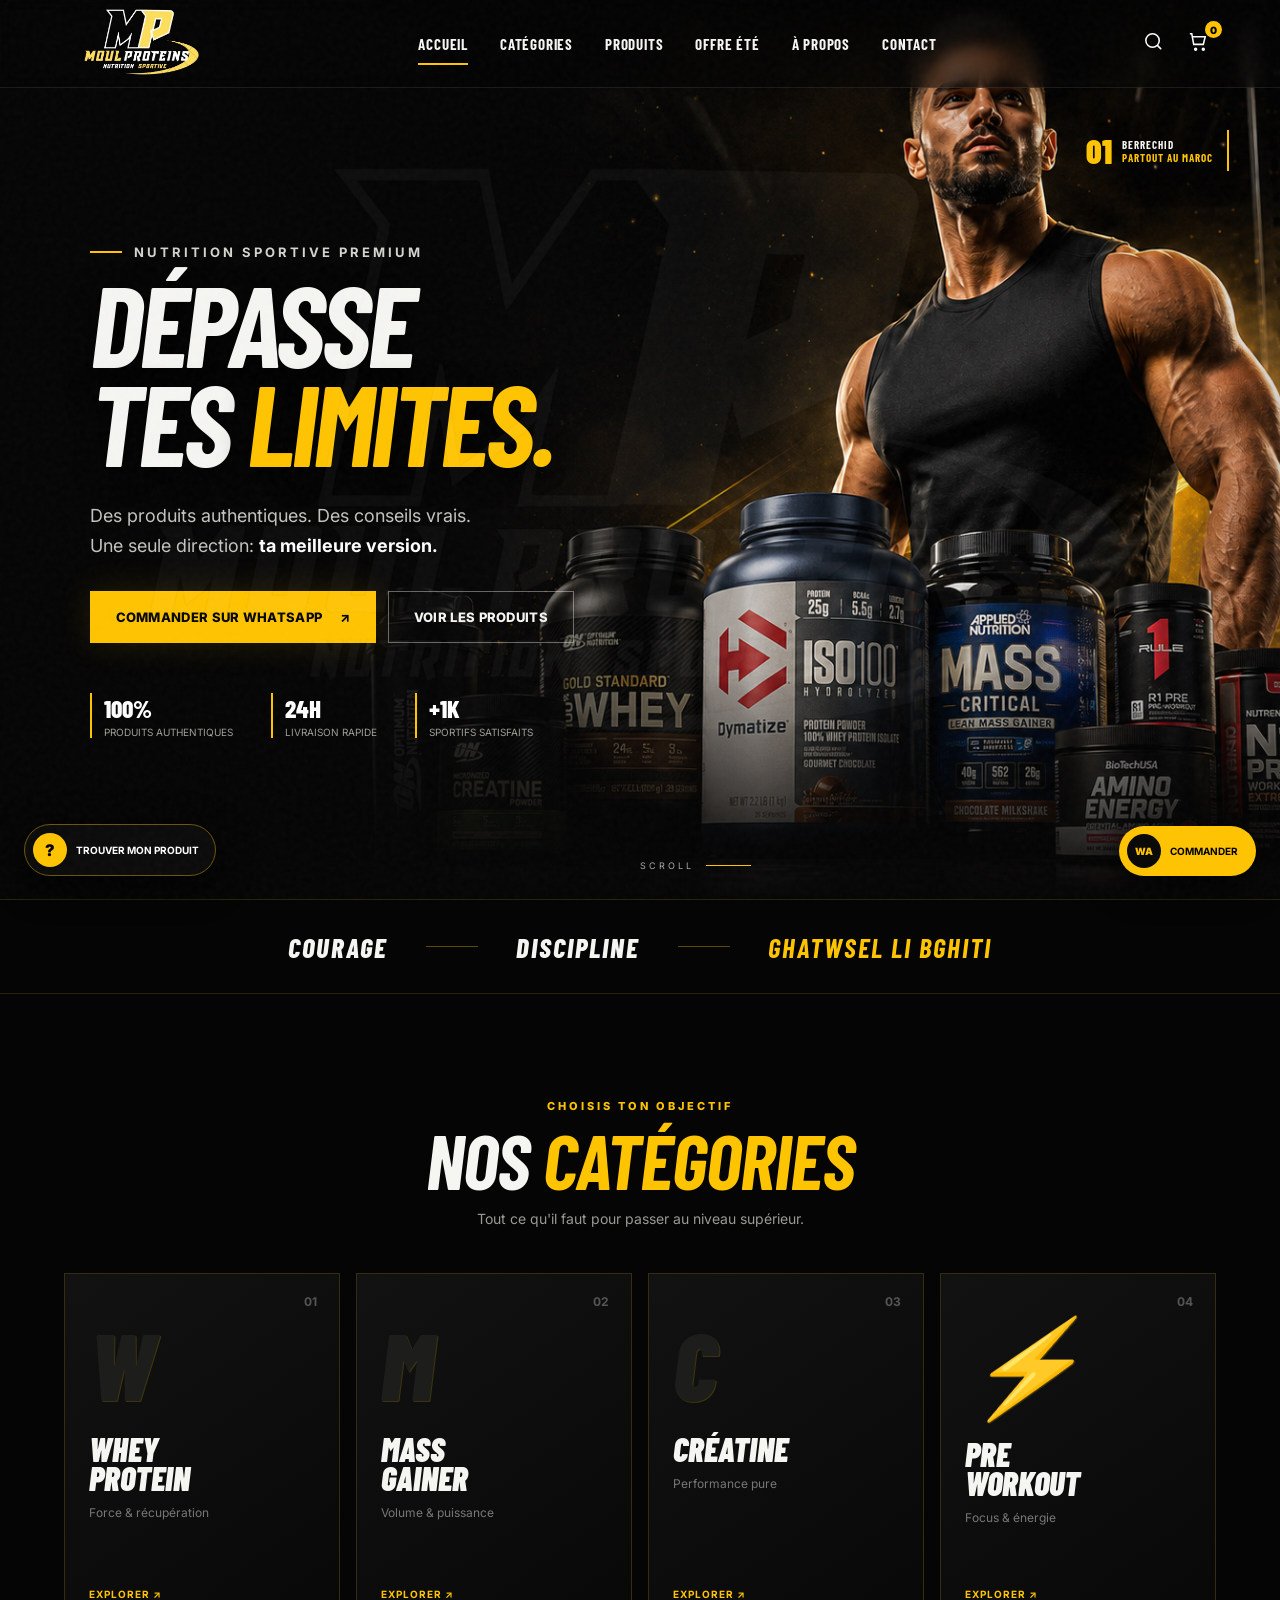
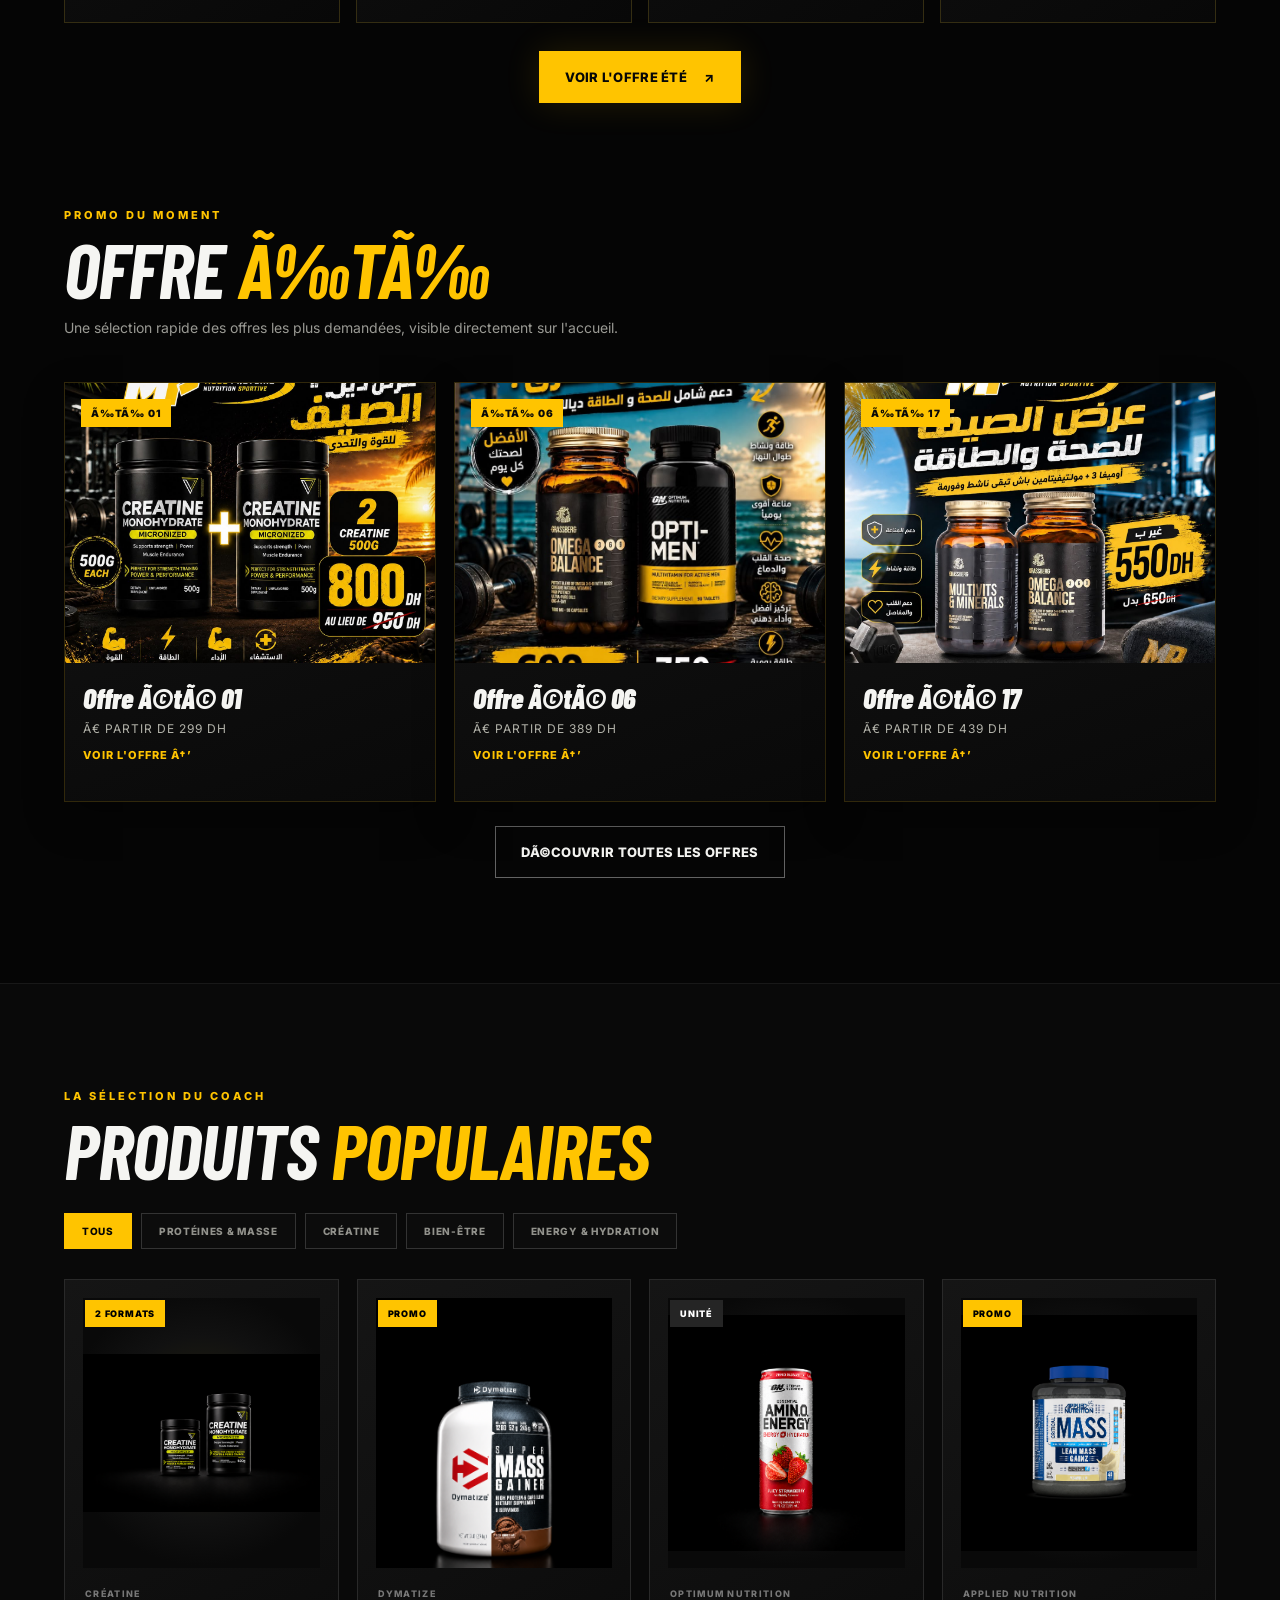
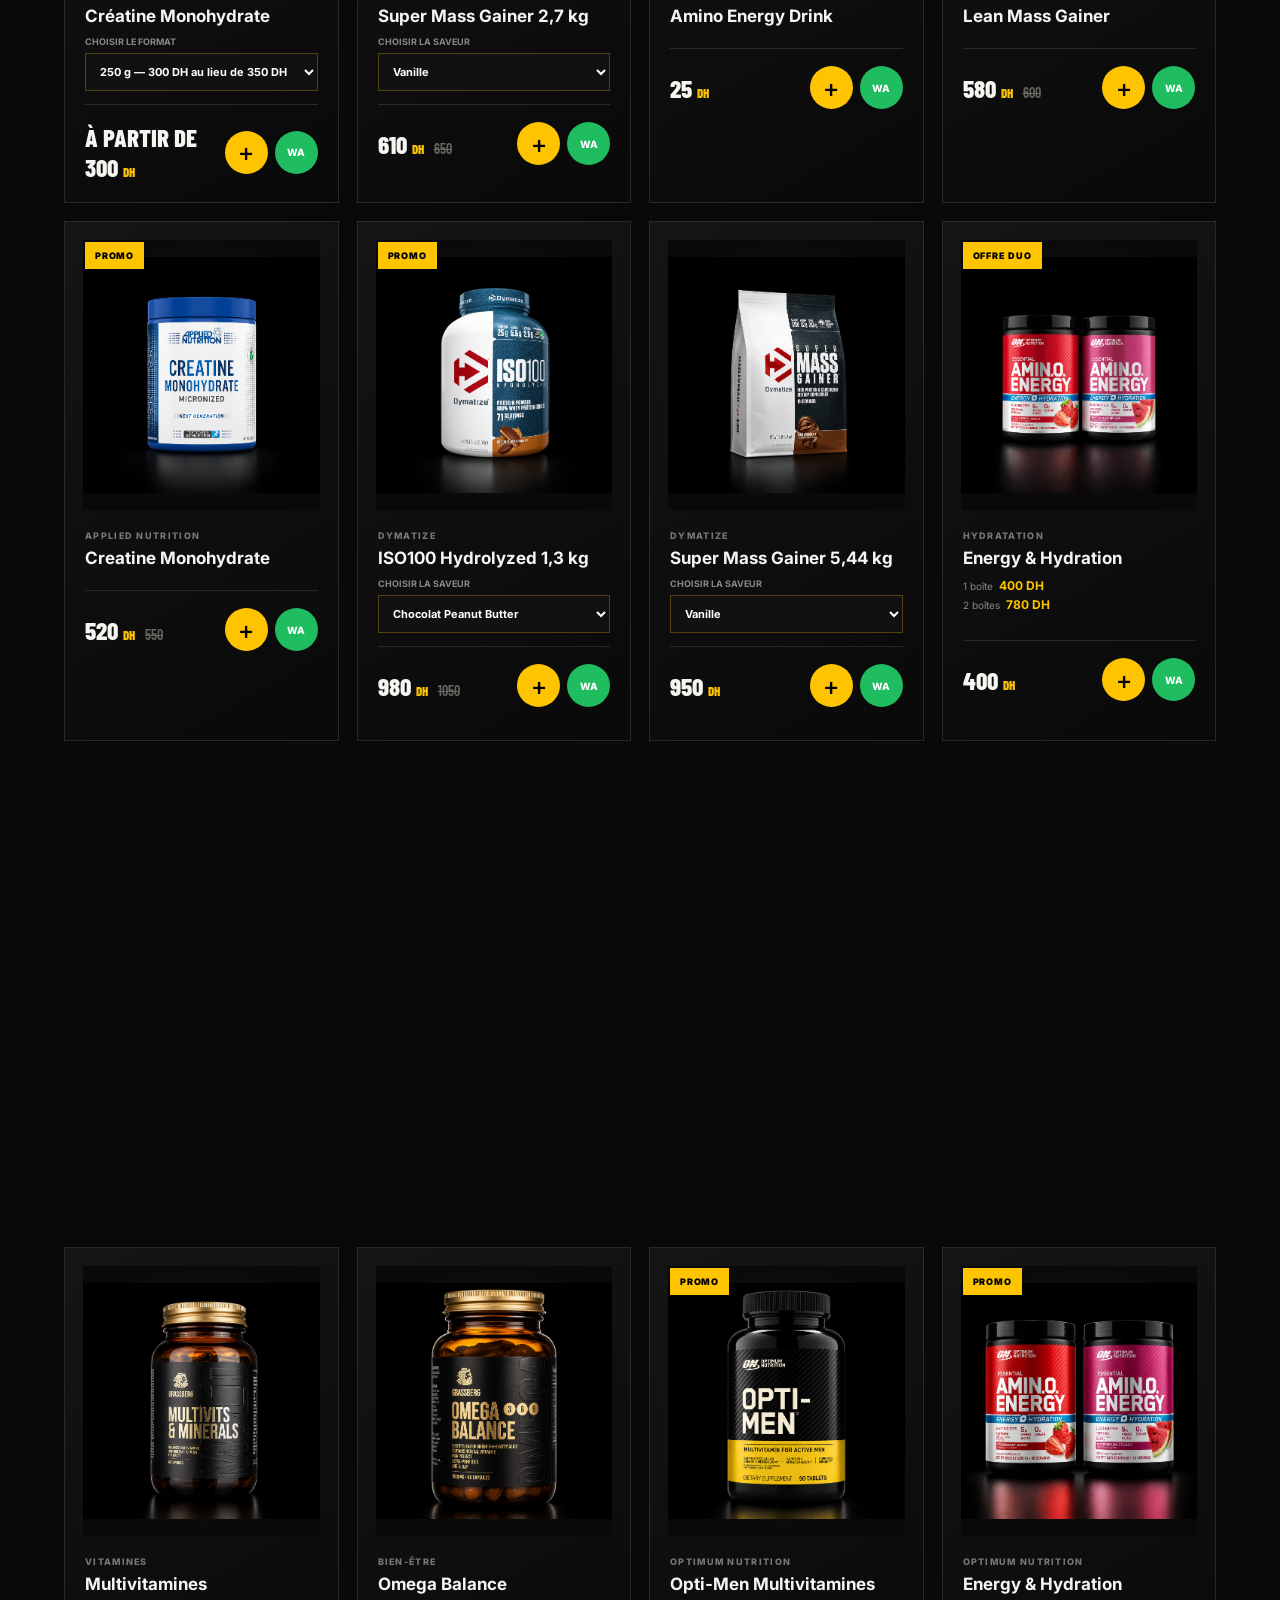
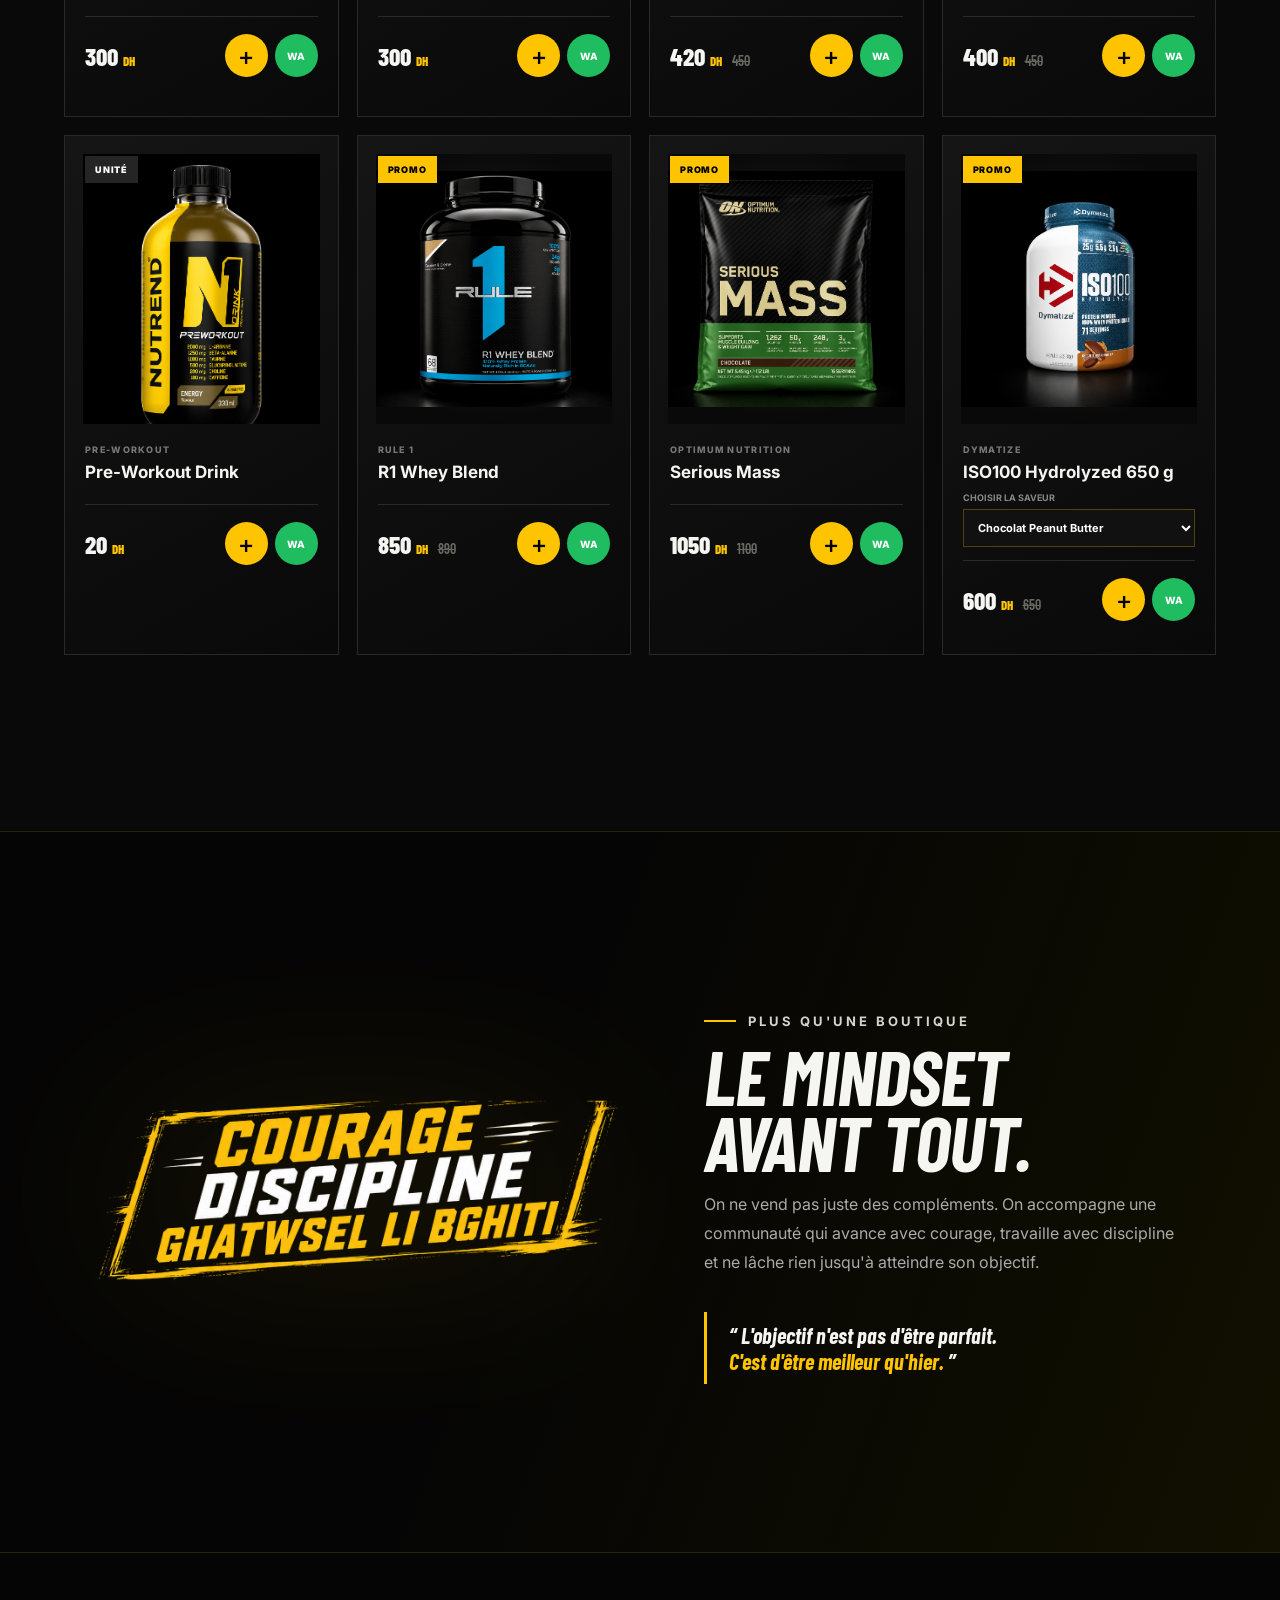
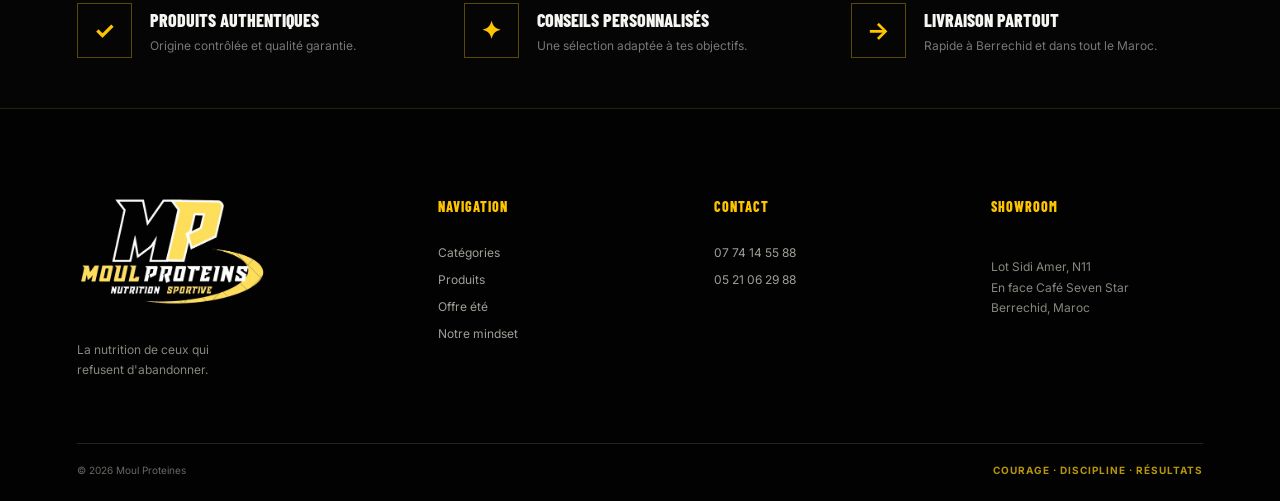
<file: index.html>
<!DOCTYPE html>
<html lang="fr">
<head>
  <meta charset="UTF-8">
  <meta name="viewport" content="width=device-width, initial-scale=1.0">
  <meta name="description" content="Moul Proteines, nutrition sportive authentique au Maroc. Courage, discipline, ghatwsel li bghiti.">
  <title>Moul Proteines | Nutrition Sportive</title>
  <link rel="preconnect" href="https://fonts.googleapis.com">
  <link rel="preconnect" href="https://fonts.gstatic.com" crossorigin>
  <link rel="preload" as="image" href="assets/slogan-moul-proteines.png">
  <link href="https://fonts.googleapis.com/css2?family=Barlow+Condensed:ital,wght@0,600;0,700;0,800;0,900;1,800;1,900&family=Inter:wght@400;500;600;700;800&display=swap" rel="stylesheet">
  <link rel="stylesheet" href="styles.css">
</head>
<body>
  <div class="noise" aria-hidden="true"></div>
  <div class="intro-screen" id="intro-screen" aria-label="Introduction Moul Proteines">
    <div class="intro-glow" aria-hidden="true"></div>
    <div class="intro-lines" aria-hidden="true"><i></i><i></i></div>
    <img src="assets/slogan-moul-proteines.png" alt="Courage, Discipline, Ghatwsel li bghiti">
    <div class="intro-slogan-text" aria-hidden="true"><strong>COURAGE</strong><strong>DISCIPLINE</strong><span>GHATWSEL LI BGHITI</span></div>
    <p>MOUL PROTEINES <b>·</b> NUTRITION SPORTIVE</p>
  </div>
  <header class="header" id="top">
    <a class="brand" href="#top" aria-label="Moul Proteines, accueil">
      <img src="assets/logo-moul-proteines.png" alt="Logo Moul Proteines">
    </a>
      <nav class="nav" id="nav" aria-label="Navigation principale">
      <a class="active" href="#top">Accueil</a><a href="#categories">Catégories</a><a href="#products">Produits</a><a href="offre-ete.html">Offre été</a><a href="about.html">À propos</a><a href="contact.html">Contact</a>
    </nav>
    <div class="header-actions">
      <button class="icon-btn" aria-label="Rechercher" data-search><svg viewBox="0 0 24 24"><circle cx="11" cy="11" r="7"/><path d="m20 20-4-4"/></svg></button>
      <button class="cart-btn" id="cart-button" aria-label="Ouvrir le panier"><svg viewBox="0 0 24 24"><path d="M3 4h2l2 11h10l2-8H6"/><circle cx="9" cy="20" r="1"/><circle cx="17" cy="20" r="1"/></svg><span id="cart-count">0</span></button>
      <button class="menu-btn" id="menu-btn" aria-label="Ouvrir le menu"><span></span><span></span></button>
    </div>
  </header>

  <main>
    <section class="hero">
      <div class="hero-bg" aria-hidden="true"></div>
      <div class="hero-content reveal">
        <p class="eyebrow"><span></span> Nutrition sportive premium</p>
        <h1>DÉPASSE<br>TES <em>LIMITES.</em></h1>
        <p class="hero-copy">Des produits authentiques. Des conseils vrais.<br>Une seule direction: <strong>ta meilleure version.</strong></p>
        <div class="hero-buttons">
          <a class="btn btn-primary" href="https://wa.me/212774145588" target="_blank" rel="noreferrer">Commander sur WhatsApp <span>↗</span></a>
          <a class="btn btn-ghost" href="#products">Voir les produits</a>
        </div>
        <div class="hero-stats">
          <div><strong>100%</strong><span>Produits authentiques</span></div>
          <div><strong>24H</strong><span>Livraison rapide</span></div>
          <div><strong>+1K</strong><span>Sportifs satisfaits</span></div>
        </div>
      </div>
      <div class="hero-tag"><span>01</span><p>BERRECHID<br><b>PARTOUT AU MAROC</b></p></div>
      <a class="scroll-cue" href="#categories">Scroll <i></i></a>
    </section>

    <section class="manifesto reveal">
      <span>COURAGE</span><i></i><span>DISCIPLINE</span><i></i><strong>GHATWSEL LI BGHITI</strong>
    </section>

    <section class="section" id="categories">
      <div class="section-heading reveal"><p>Choisis ton objectif</p><h2>NOS <em>CATÉGORIES</em></h2><span>Tout ce qu'il faut pour passer au niveau supérieur.</span></div>
      <div class="category-grid">
        <a class="category reveal" href="#products"><div class="cat-icon">W</div><span>01</span><h3>WHEY<br>PROTEIN</h3><p>Force & récupération</p><b>Explorer ↗</b></a>
        <a class="category reveal" href="#products"><div class="cat-icon">M</div><span>02</span><h3>MASS<br>GAINER</h3><p>Volume & puissance</p><b>Explorer ↗</b></a>
        <a class="category reveal" href="#products"><div class="cat-icon">C</div><span>03</span><h3>CRÉATINE</h3><p>Performance pure</p><b>Explorer ↗</b></a>
        <a class="category reveal" href="#products"><div class="cat-icon">⚡</div><span>04</span><h3>PRE<br>WORKOUT</h3><p>Focus & énergie</p><b>Explorer ↗</b></a>
      </div>
      <div style="max-width:1400px;margin:28px auto 0;display:flex;justify-content:center;">
        <a class="btn btn-primary reveal" href="offre-ete.html">Voir l'offre été <span>↗</span></a>
      </div>
    </section>

    <section class="section offer-preview-section">
      <div class="section-heading left reveal"><p>Promo du moment</p><h2>OFFRE <em>Ã‰TÃ‰</em></h2><span>Une sélection rapide des offres les plus demandées, visible directement sur l'accueil.</span></div>
      <div class="offer-preview-grid">
        <a class="offer-preview-card reveal" href="offre-ete.html">
          <span class="offer-preview-badge">Ã‰TÃ‰ 01</span>
          <img src="assets/offers/02dd9dba-edcb-41ca-aae5-ef7bb7bd040f.JPG" alt="Offre Ã©tÃ© 01" loading="lazy" decoding="async">
          <div class="offer-preview-copy">
            <h3>Offre Ã©tÃ© 01</h3>
            <p>Ã€ partir de 299 DH</p>
            <b>Voir l'offre â†’</b>
          </div>
        </a>
        <a class="offer-preview-card reveal" href="offre-ete.html">
          <span class="offer-preview-badge">Ã‰TÃ‰ 06</span>
          <img src="assets/offers/4d4f56ec-f888-4e21-bfb9-115f5f4b00db.JPG" alt="Offre Ã©tÃ© 06" loading="lazy" decoding="async">
          <div class="offer-preview-copy">
            <h3>Offre Ã©tÃ© 06</h3>
            <p>Ã€ partir de 389 DH</p>
            <b>Voir l'offre â†’</b>
          </div>
        </a>
        <a class="offer-preview-card reveal" href="offre-ete.html">
          <span class="offer-preview-badge">Ã‰TÃ‰ 17</span>
          <img src="assets/offers/fe53c6c2-624a-444e-a7fd-dbfbbf206f6f.JPG" alt="Offre Ã©tÃ© 17" loading="lazy" decoding="async">
          <div class="offer-preview-copy">
            <h3>Offre Ã©tÃ© 17</h3>
            <p>Ã€ partir de 439 DH</p>
            <b>Voir l'offre â†’</b>
          </div>
        </a>
      </div>
      <div style="max-width:1400px;margin:24px auto 0;display:flex;justify-content:center;">
        <a class="btn btn-ghost reveal" href="offre-ete.html">DÃ©couvrir toutes les offres</a>
      </div>
    </section>

    <section class="section products-section" id="products">
      <div class="section-heading left reveal"><p>La sélection du coach</p><h2>PRODUITS <em>POPULAIRES</em></h2></div>
      <div class="product-filters reveal" aria-label="Filtrer les produits">
        <button class="filter-btn active" data-filter="all">Tous</button>
        <button class="filter-btn" data-filter="protein">Protéines & masse</button>
        <button class="filter-btn" data-filter="creatine">Créatine</button>
        <button class="filter-btn" data-filter="wellness">Bien-être</button>
        <button class="filter-btn" data-filter="drinks">Energy &amp; Hydration</button>
      </div>
      <div class="product-grid">
        <article class="product-card reveal" data-category="creatine" data-name="Créatine Monohydrate"><span class="badge">2 FORMATS</span><div class="product-image"><img src="assets/products/product-01.png" alt="Créatine monohydrate 250 g et 500 g" loading="lazy"></div><p class="brand-name">CRÉATINE</p><h3>Créatine Monohydrate</h3><div class="variants"><label class="variant-choice">Choisir le format<select data-product-variant><option value="250 g" data-price="300">250 g — 300 DH au lieu de 350 DH</option><option value="500 g" data-price="450">500 g — 450 DH au lieu de 500 DH</option></select></label></div><div class="product-bottom"><strong>À PARTIR DE 300 <small>DH</small></strong><button class="add-cart">+</button></div></article>
        <article class="product-card reveal" data-category="protein" data-name="Dymatize Super Mass Gainer 2,7 kg"><span class="badge">PROMO</span><div class="product-image"><img src="assets/products/product-02.png" alt="Dymatize Super Mass Gainer 2,7 kg" loading="lazy"></div><p class="brand-name">DYMATIZE</p><h3>Super Mass Gainer 2,7 kg</h3><div class="variants"><label class="variant-choice">Choisir la saveur<select data-product-variant><option value="Vanille" data-price="610">Vanille</option><option value="Chocolat" data-price="610">Chocolat</option></select></label></div><div class="product-bottom"><strong>610 <small>DH</small> <del>650</del></strong><button class="add-cart">+</button></div></article>
        <article class="product-card reveal" data-category="drinks" data-name="Amino Energy"><span class="badge dark">UNITÉ</span><div class="product-image"><img src="assets/products/product-03.png" alt="Boisson Amino Energy" loading="lazy"></div><p class="brand-name">OPTIMUM NUTRITION</p><h3>Amino Energy Drink</h3><div class="product-bottom"><strong>25 <small>DH</small></strong><button class="add-cart">+</button></div></article>
        <article class="product-card reveal" data-category="protein" data-name="Applied Nutrition Lean Mass Gainer"><span class="badge">PROMO</span><div class="product-image"><img src="assets/products/product-04.png" alt="Applied Nutrition Lean Mass Gainer" loading="lazy"></div><p class="brand-name">APPLIED NUTRITION</p><h3>Lean Mass Gainer</h3><div class="product-bottom"><strong>580 <small>DH</small> <del>600</del></strong><button class="add-cart">+</button></div></article>
        <article class="product-card reveal" data-category="creatine" data-name="Applied Nutrition Creatine"><span class="badge">PROMO</span><div class="product-image"><img src="assets/products/product-05.png" alt="Applied Nutrition Creatine Monohydrate" loading="lazy"></div><p class="brand-name">APPLIED NUTRITION</p><h3>Creatine Monohydrate</h3><div class="product-bottom"><strong>520 <small>DH</small> <del>550</del></strong><button class="add-cart">+</button></div></article>
        <article class="product-card reveal" data-category="protein" data-name="Dymatize ISO100 Hydrolyzed 1,3 kg"><span class="badge">PROMO</span><div class="product-image"><img src="assets/products/product-06.png" alt="Dymatize ISO100 Hydrolyzed 1,3 kg" loading="lazy"></div><p class="brand-name">DYMATIZE</p><h3>ISO100 Hydrolyzed 1,3 kg</h3><div class="variants"><label class="variant-choice">Choisir la saveur<select data-product-variant><option value="Chocolat Peanut Butter" data-price="980">Chocolat Peanut Butter</option><option value="Vanille" data-price="980">Vanille</option><option value="Double Chocolat" data-price="980">Double Chocolat</option></select></label></div><div class="product-bottom"><strong>980 <small>DH</small> <del>1050</del></strong><button class="add-cart">+</button></div></article>
        <article class="product-card reveal" data-category="protein" data-name="Dymatize Super Mass Gainer 5,44 kg"><div class="product-image"><img src="assets/products/product-07.png" alt="Dymatize Super Mass Gainer 5,44 kg" loading="lazy"></div><p class="brand-name">DYMATIZE</p><h3>Super Mass Gainer 5,44 kg</h3><div class="variants"><label class="variant-choice">Choisir la saveur<select data-product-variant><option value="Vanille" data-price="950">Vanille</option><option value="Chocolat" data-price="950">Chocolat</option></select></label></div><div class="product-bottom"><strong>950 <small>DH</small></strong><button class="add-cart">+</button></div></article>
        <article class="product-card reveal" data-category="drinks" data-name="Energy & Hydration"><span class="badge">OFFRE DUO</span><div class="product-image"><img src="assets/products/product-08.png" alt="Energy and Hydration" loading="lazy"></div><p class="brand-name">HYDRATATION</p><h3>Energy & Hydration</h3><div class="variants"><span>1 boîte <b>400 DH</b></span><span>2 boîtes <b>780 DH</b></span></div><div class="product-bottom"><strong>400 <small>DH</small></strong><button class="add-cart">+</button></div></article>
        <article class="product-card reveal" data-category="protein" data-name="Gold Standard Whey"><span class="badge">PROMO</span><div class="product-image"><img src="assets/products/product-09.png" alt="Optimum Nutrition Gold Standard Whey" loading="lazy"></div><p class="brand-name">OPTIMUM NUTRITION</p><h3>Gold Standard Whey</h3><div class="product-bottom"><strong>1150 <small>DH</small> <del>1200</del></strong><button class="add-cart">+</button></div></article>
        <article class="product-card reveal" data-category="protein" data-name="ISO Whey Zero"><div class="product-image"><img src="assets/products/product-10.png" alt="ISO Whey Zero" loading="lazy"></div><p class="brand-name">BIOTECH USA</p><h3>ISO Whey Zero</h3><div class="product-bottom"><strong>1100 <small>DH</small></strong><button class="add-cart">+</button></div></article>
        <article class="product-card reveal" data-category="drinks" data-name="Joyfuel"><span class="badge dark">UNITÉ</span><div class="product-image"><img src="assets/products/product-11.png" alt="Joyfuel" loading="lazy"></div><p class="brand-name">ENERGY DRINK</p><h3>Joyfuel</h3><div class="product-bottom"><strong>25 <small>DH</small></strong><button class="add-cart">+</button></div></article>
        <article class="product-card reveal" data-category="protein" data-name="Lean Mass Gainer Applied Nutrition"><span class="badge">PROMO</span><div class="product-image"><img src="assets/products/product-12.png" alt="Applied Nutrition Lean Mass Gainer grand format" loading="lazy"></div><p class="brand-name">APPLIED NUTRITION</p><h3>Lean Mass Gainer</h3><div class="product-bottom"><strong>990 <small>DH</small> <del>1050</del></strong><button class="add-cart">+</button></div></article>
        <article class="product-card reveal" data-category="wellness" data-name="Multivitamines"><div class="product-image"><img src="assets/products/product-13.png" alt="Multivitamines" loading="lazy"></div><p class="brand-name">VITAMINES</p><h3>Multivitamines</h3><div class="product-bottom"><strong>300 <small>DH</small></strong><button class="add-cart">+</button></div></article>
        <article class="product-card reveal" data-category="wellness" data-name="Omega Balance"><div class="product-image"><img src="assets/products/product-14.png" alt="Omega Balance" loading="lazy"></div><p class="brand-name">BIEN-ÊTRE</p><h3>Omega Balance</h3><div class="product-bottom"><strong>300 <small>DH</small></strong><button class="add-cart">+</button></div></article>
        <article class="product-card reveal" data-category="wellness" data-name="Opti-Men Multivitamines"><span class="badge">PROMO</span><div class="product-image"><img src="assets/products/product-15.png" alt="Opti-Men Multivitamines" loading="lazy"></div><p class="brand-name">OPTIMUM NUTRITION</p><h3>Opti-Men Multivitamines</h3><div class="product-bottom"><strong>420 <small>DH</small> <del>450</del></strong><button class="add-cart">+</button></div></article>
        <article class="product-card reveal" data-category="drinks" data-name="Optimum Nutrition Energy & Hydration"><span class="badge">PROMO</span><div class="product-image"><img src="assets/products/product-16.png" alt="Optimum Nutrition Energy and Hydration" loading="lazy"></div><p class="brand-name">OPTIMUM NUTRITION</p><h3>Energy & Hydration</h3><div class="product-bottom"><strong>400 <small>DH</small> <del>450</del></strong><button class="add-cart">+</button></div></article>
        <article class="product-card reveal" data-category="drinks" data-name="Pre-Workout Drink"><span class="badge dark">UNITÉ</span><div class="product-image"><img src="assets/products/product-17.png" alt="Pre-workout drink" loading="lazy"></div><p class="brand-name">PRE-WORKOUT</p><h3>Pre-Workout Drink</h3><div class="product-bottom"><strong>20 <small>DH</small></strong><button class="add-cart">+</button></div></article>
        <article class="product-card reveal" data-category="protein" data-name="R1 Whey Blend"><span class="badge">PROMO</span><div class="product-image"><img src="assets/products/product-18.png" alt="R1 Whey Blend" loading="lazy"></div><p class="brand-name">RULE 1</p><h3>R1 Whey Blend</h3><div class="product-bottom"><strong>850 <small>DH</small> <del>890</del></strong><button class="add-cart">+</button></div></article>
        <article class="product-card reveal" data-category="protein" data-name="Serious Mass"><span class="badge">PROMO</span><div class="product-image"><img src="assets/products/product-19.png" alt="Optimum Nutrition Serious Mass" loading="lazy"></div><p class="brand-name">OPTIMUM NUTRITION</p><h3>Serious Mass</h3><div class="product-bottom"><strong>1050 <small>DH</small> <del>1100</del></strong><button class="add-cart">+</button></div></article>
        <article class="product-card reveal" data-category="protein" data-name="Dymatize ISO100 Hydrolyzed 650 g"><span class="badge">PROMO</span><div class="product-image"><img src="assets/products/product-06.png" alt="Dymatize ISO100 Hydrolyzed 650 g" loading="lazy"></div><p class="brand-name">DYMATIZE</p><h3>ISO100 Hydrolyzed 650 g</h3><div class="variants"><label class="variant-choice">Choisir la saveur<select data-product-variant><option value="Chocolat Peanut Butter" data-price="600">Chocolat Peanut Butter</option><option value="Fraise" data-price="600">Fraise</option><option value="Fruity Pebbles" data-price="600">Fruity Pebbles</option><option value="Double Chocolat" data-price="600">Double Chocolat</option></select></label></div><div class="product-bottom"><strong>600 <small>DH</small> <del>650</del></strong><button class="add-cart">+</button></div></article>
      </div>
      <a class="text-link reveal" href="https://wa.me/212774145588" target="_blank" rel="noreferrer">Commander sur WhatsApp <span>→</span></a>
    </section>

    <section class="slogan-section" id="about">
      <div class="slogan-image reveal"><img src="assets/slogan-moul-proteines.png" alt="Courage, Discipline, Ghatwsel li bghiti"></div>
      <div class="slogan-copy reveal"><p class="eyebrow"><span></span> Plus qu'une boutique</p><h2>LE MINDSET<br>AVANT TOUT.</h2><p>On ne vend pas juste des compléments. On accompagne une communauté qui avance avec courage, travaille avec discipline et ne lâche rien jusqu'à atteindre son objectif.</p><div class="quote">“ L'objectif n'est pas d'être parfait.<br><strong>C'est d'être meilleur qu'hier.</strong> ”</div></div>
    </section>

    <section class="benefits">
      <div class="benefit reveal"><b>✓</b><div><h3>Produits authentiques</h3><p>Origine contrôlée et qualité garantie.</p></div></div>
      <div class="benefit reveal"><b>✦</b><div><h3>Conseils personnalisés</h3><p>Une sélection adaptée à tes objectifs.</p></div></div>
      <div class="benefit reveal"><b>→</b><div><h3>Livraison partout</h3><p>Rapide à Berrechid et dans tout le Maroc.</p></div></div>
    </section>
  </main>

  <footer id="contact">
    <div class="footer-main">
      <div class="footer-brand"><img src="assets/logo-moul-proteines.png" alt="Moul Proteines"><p>La nutrition de ceux qui<br>refusent d'abandonner.</p></div>
      <div><h4>Navigation</h4><a href="#categories">Catégories</a><a href="#products">Produits</a><a href="offre-ete.html">Offre été</a><a href="#about">Notre mindset</a></div>
      <div><h4>Contact</h4><a href="tel:+212774145588">07 74 14 55 88</a><a href="tel:+212052106298">05 21 06 29 88</a></div>
      <div><h4>Showroom</h4><p>Lot Sidi Amer, N11<br>En face Café Seven Star<br>Berrechid, Maroc</p></div>
    </div>
    <div class="footer-bottom"><span>© 2026 Moul Proteines</span><strong>COURAGE · DISCIPLINE · RÉSULTATS</strong></div>
  </footer>

  <a class="whatsapp" href="https://wa.me/212774145588" target="_blank" rel="noreferrer" aria-label="Commander sur WhatsApp"><span>WA</span><b>Commander</b></a>
  <a class="simulator-fab" href="about.html#simulateur"><span>?</span><b>Trouver mon produit</b></a>
  <div class="toast" id="toast">Produit ajouté au panier</div>
  <div class="cart-overlay" id="cart-overlay"></div>
  <aside class="cart-drawer" id="cart-drawer" aria-hidden="true" aria-label="Votre panier">
    <div class="cart-heading"><div><span>VOTRE SÉLECTION</span><h2>PANIER</h2></div><button id="cart-close" aria-label="Fermer le panier">×</button></div>
    <div class="cart-items" id="cart-items"></div>
    <div class="cart-empty" id="cart-empty">Votre panier est vide.</div>
    <div class="cart-footer"><p><span>Total</span><strong id="cart-total">0 DH</strong></p><button class="cart-checkout" id="cart-checkout" type="button">Confirmer la commande</button></div>
    <form class="checkout-form" id="checkout-form">
      <div class="checkout-form-heading"><div><span>DERNIÈRE ÉTAPE</span><h3>Informations de livraison</h3></div><button type="button" id="checkout-cancel" aria-label="Fermer">×</button></div>
      <label>Nom complet<input type="text" name="name" autocomplete="name" required></label>
      <label>Téléphone<input type="tel" name="phone" autocomplete="tel" placeholder="06 00 00 00 00" required></label>
      <label>Ville<input type="text" name="city" autocomplete="address-level2" required></label>
      <label>Adresse de livraison<textarea name="address" rows="3" autocomplete="street-address" required></textarea></label>
      <label>Note <small>(facultatif)</small><textarea name="note" rows="2" placeholder="Saveur, disponibilité, précision..."></textarea></label>
      <button class="checkout-submit" type="submit">Envoyer la commande sur WhatsApp ↗</button>
    </form>
  </aside>
  <div class="search-panel" id="search-panel"><button data-search aria-label="Fermer">×</button><p>RECHERCHE</p><input type="search" placeholder="Whey, créatine, mass gainer…" autofocus><span>Appuie sur Échap pour fermer</span></div>
  <script src="script.js"></script>
</body>
</html>
</file>
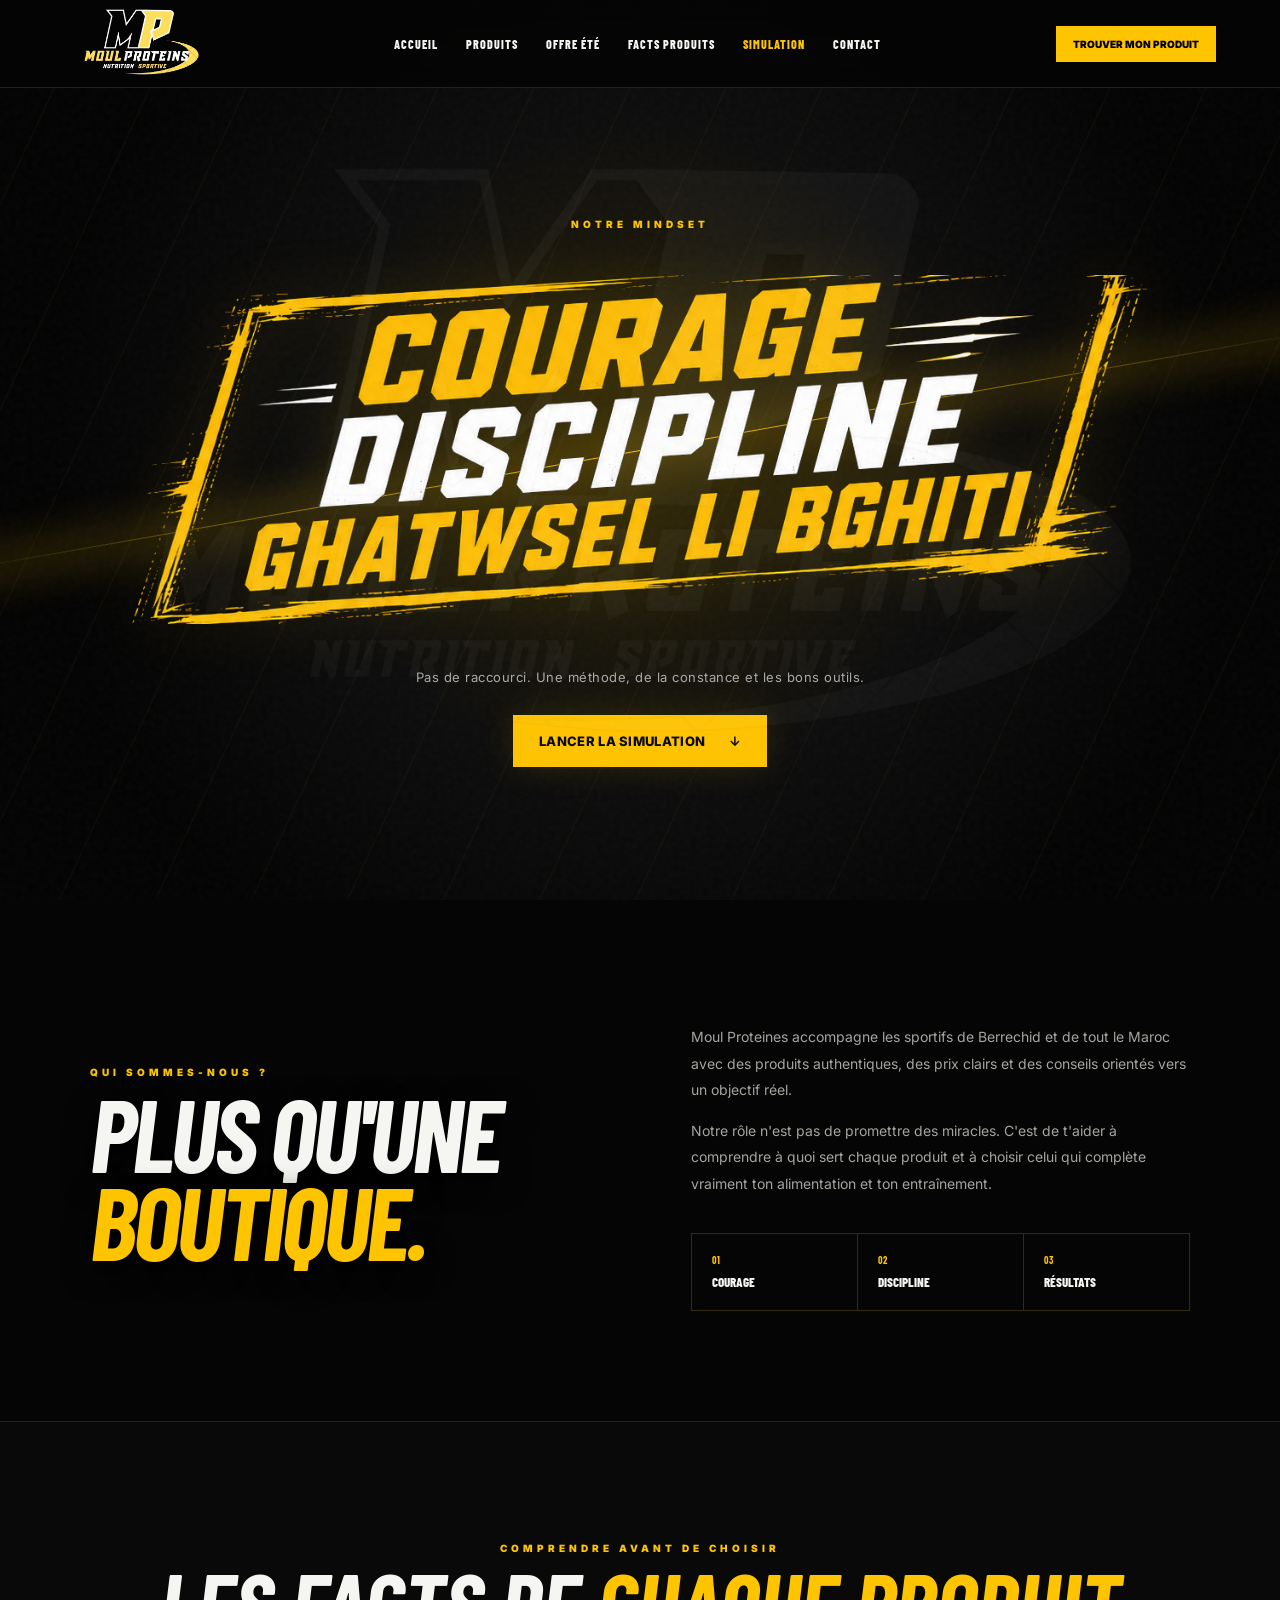
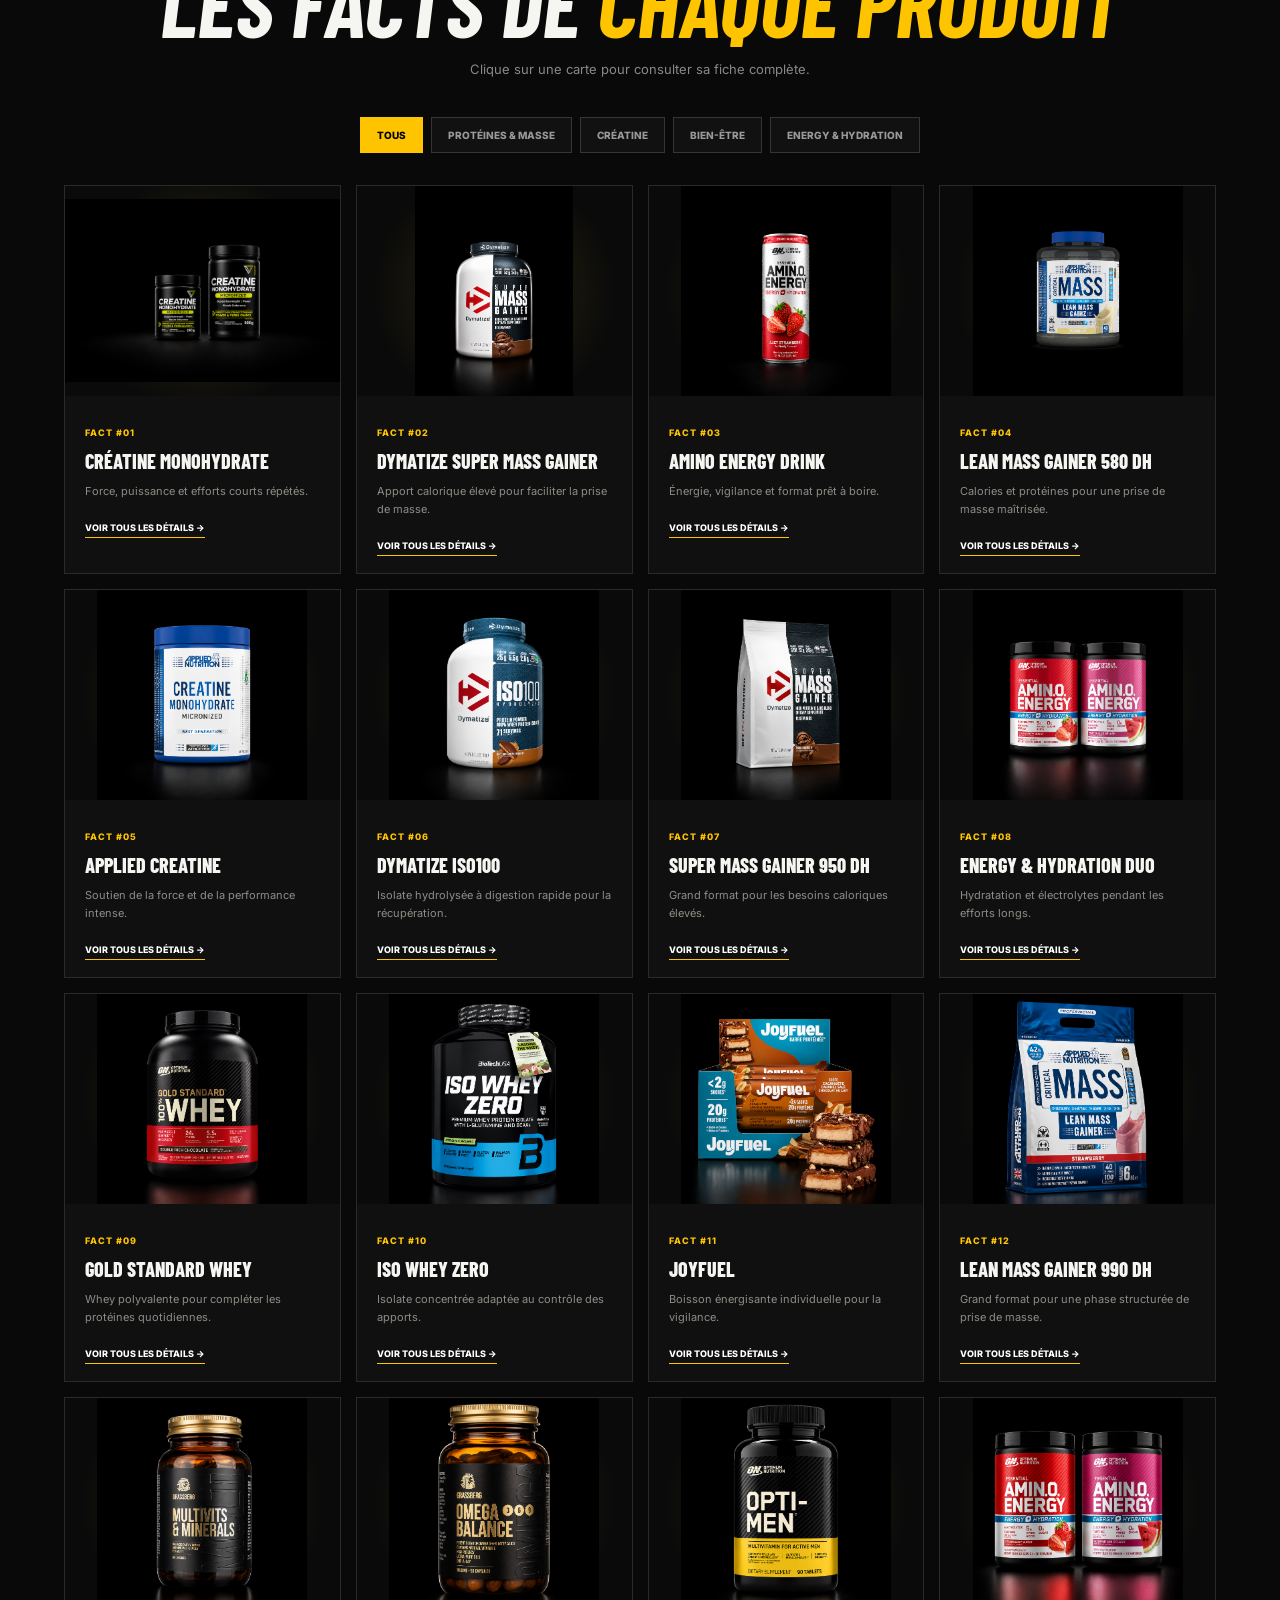
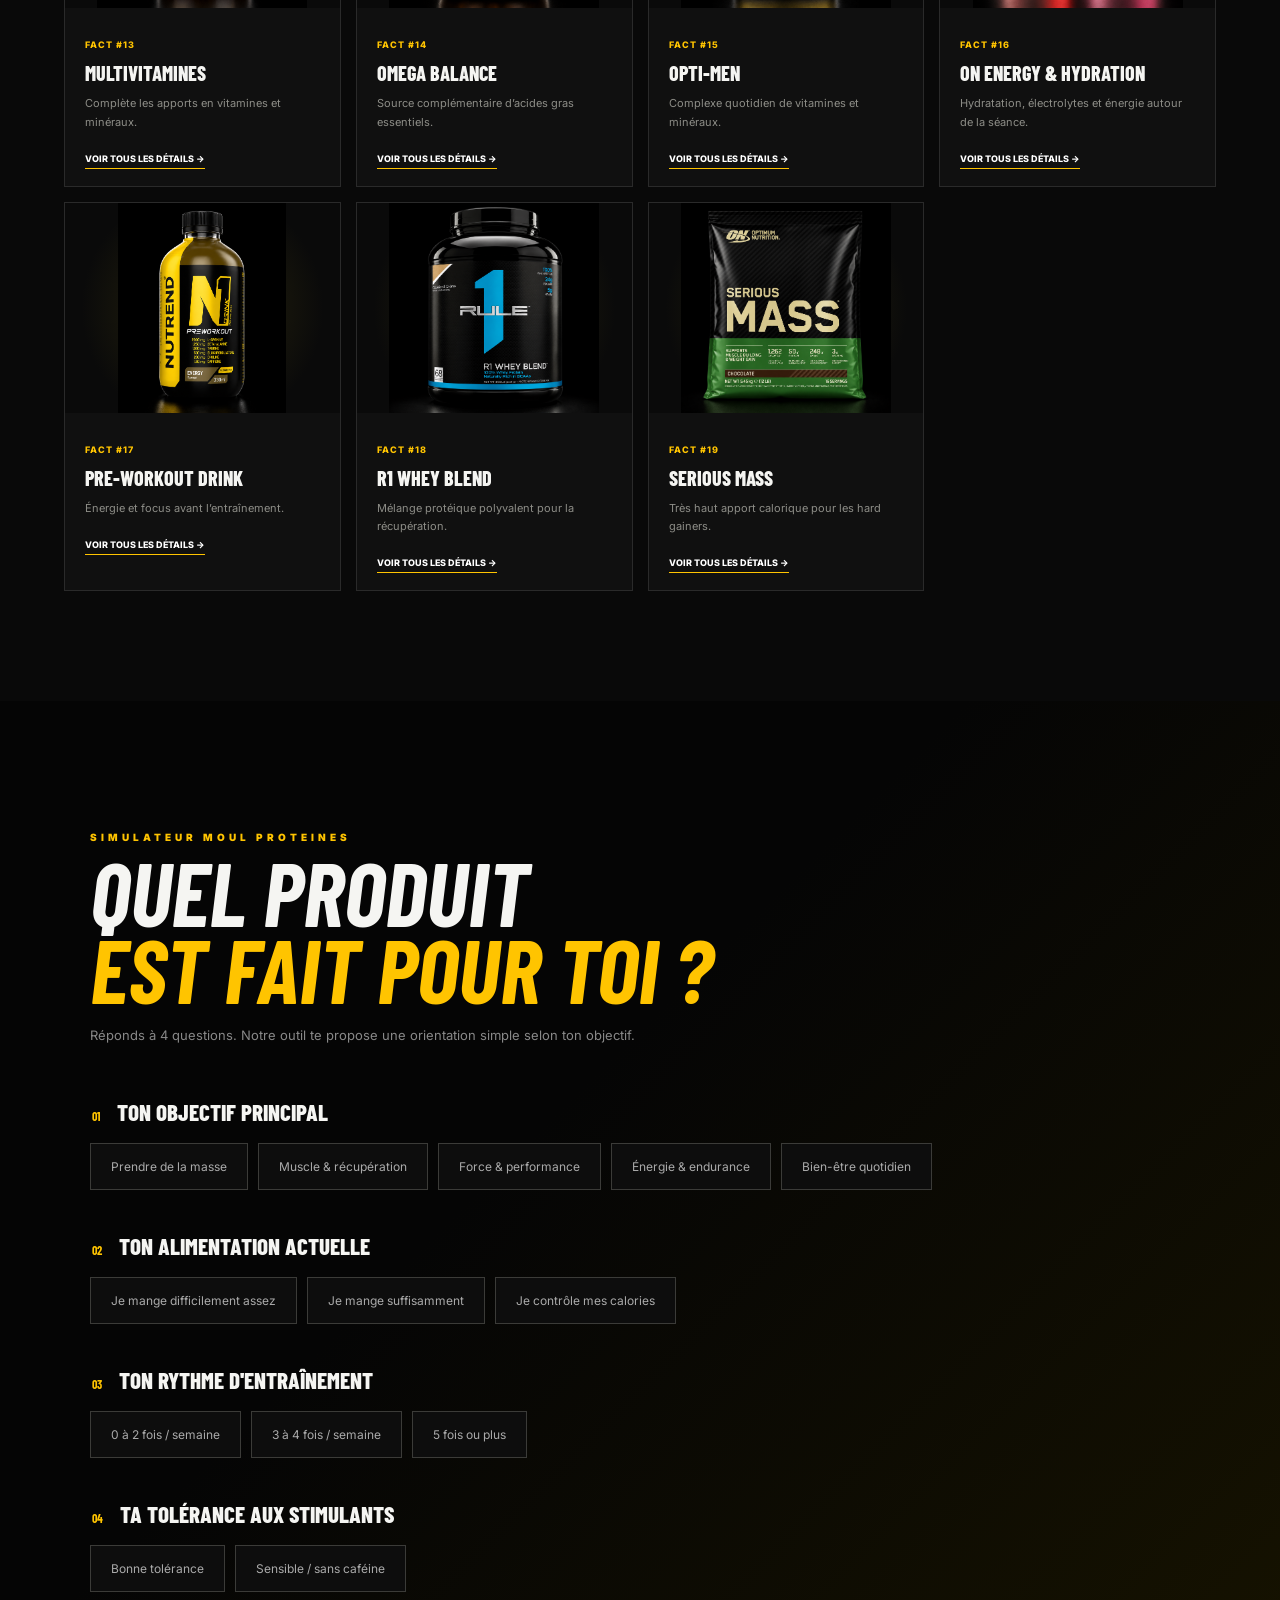
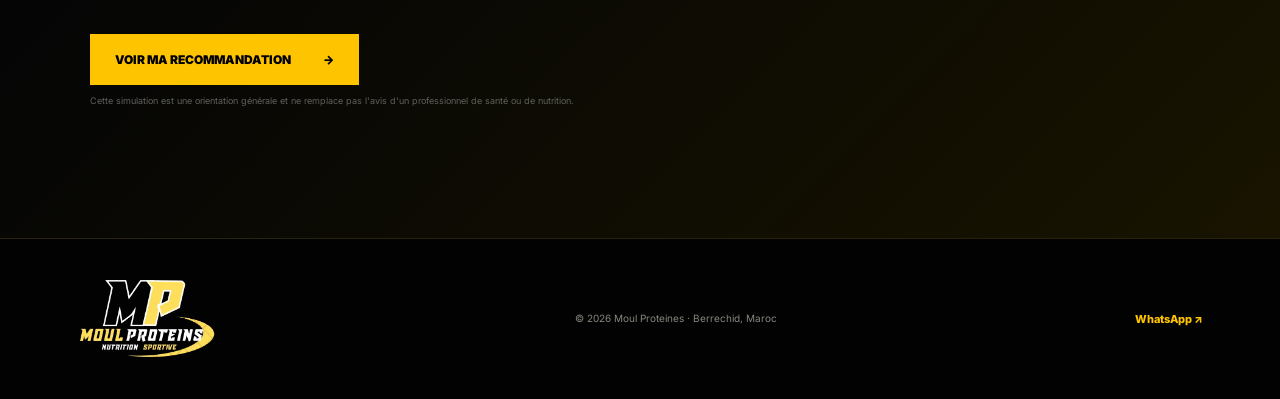
<file: about.html>
<!DOCTYPE html>
<html lang="fr">
<head>
  <meta charset="UTF-8">
  <meta name="viewport" content="width=device-width, initial-scale=1.0">
  <meta name="description" content="Découvrez le mindset Moul Proteines, les faits sur nos produits et trouvez le complément adapté à votre objectif.">
  <title>À propos & simulateur | Moul Proteines</title>
  <link rel="preconnect" href="https://fonts.googleapis.com">
  <link rel="preconnect" href="https://fonts.gstatic.com" crossorigin>
  <link href="https://fonts.googleapis.com/css2?family=Barlow+Condensed:ital,wght@0,600;0,700;0,800;0,900;1,800;1,900&family=Inter:wght@400;500;600;700;800&display=swap" rel="stylesheet">
  <link rel="stylesheet" href="styles.css">
  <link rel="stylesheet" href="about.css">
</head>
<body class="about-page">
  <div class="noise" aria-hidden="true"></div>
  <header class="about-header">
    <a class="brand" href="index.html"><img src="assets/logo-moul-proteines.png" alt="Moul Proteines"></a>
    <nav><a href="index.html">Accueil</a><a href="index.html#products">Produits</a><a href="offre-ete.html">Offre été</a><a href="#facts">Facts produits</a><a class="active" href="#simulateur">Simulation</a><a href="contact.html">Contact</a></nav>
    <a class="header-sim" href="#simulateur">Trouver mon produit</a>
  </header>

  <main>
    <section class="about-hero">
      <div class="about-beam" aria-hidden="true"></div>
      <div class="about-slogan">
        <p>NOTRE MINDSET</p>
        <img src="assets/slogan-moul-proteines.png" alt="Courage, Discipline, Ghatwsel li bghiti">
        <span>Pas de raccourci. Une méthode, de la constance et les bons outils.</span>
        <a class="btn btn-primary" href="#simulateur">Lancer la simulation <b>↓</b></a>
      </div>
    </section>

    <section class="story-section">
      <div><p class="section-kicker">QUI SOMMES-NOUS ?</p><h1>PLUS QU'UNE<br><em>BOUTIQUE.</em></h1></div>
      <div class="story-copy"><p>Moul Proteines accompagne les sportifs de Berrechid et de tout le Maroc avec des produits authentiques, des prix clairs et des conseils orientés vers un objectif réel.</p><p>Notre rôle n'est pas de promettre des miracles. C'est de t'aider à comprendre à quoi sert chaque produit et à choisir celui qui complète vraiment ton alimentation et ton entraînement.</p><div class="values"><span><b>01</b>Courage</span><span><b>02</b>Discipline</span><span><b>03</b>Résultats</span></div></div>
    </section>

    <section class="all-facts" id="facts">
      <div class="about-title"><p>COMPRENDRE AVANT DE CHOISIR</p><h2>LES FACTS DE <em>CHAQUE PRODUIT</em></h2><span>Clique sur une carte pour consulter sa fiche complète.</span></div>
      <div class="fact-filters" id="fact-filters">
        <button class="active" data-fact-filter="all">Tous</button><button data-fact-filter="protein">Protéines & masse</button><button data-fact-filter="creatine">Créatine</button><button data-fact-filter="wellness">Bien-être</button><button data-fact-filter="energy">Energy & Hydration</button>
      </div>
      <div class="all-facts-grid" id="all-facts-grid"></div>
    </section>

    <section class="simulator-section" id="simulateur">
      <div class="sim-intro"><p>SIMULATEUR MOUL PROTEINES</p><h2>QUEL PRODUIT<br><em>EST FAIT POUR TOI ?</em></h2><span>Réponds à 4 questions. Notre outil te propose une orientation simple selon ton objectif.</span></div>
      <form class="sim-form" id="sim-form">
        <fieldset><legend><b>01</b> Ton objectif principal</legend><div class="choice-grid"><label><input type="radio" name="goal" value="mass" required><span>Prendre de la masse</span></label><label><input type="radio" name="goal" value="muscle"><span>Muscle & récupération</span></label><label><input type="radio" name="goal" value="strength"><span>Force & performance</span></label><label><input type="radio" name="goal" value="energy"><span>Énergie & endurance</span></label><label><input type="radio" name="goal" value="wellness"><span>Bien-être quotidien</span></label></div></fieldset>
        <fieldset><legend><b>02</b> Ton alimentation actuelle</legend><div class="choice-grid"><label><input type="radio" name="food" value="hard" required><span>Je mange difficilement assez</span></label><label><input type="radio" name="food" value="normal"><span>Je mange suffisamment</span></label><label><input type="radio" name="food" value="lean"><span>Je contrôle mes calories</span></label></div></fieldset>
        <fieldset><legend><b>03</b> Ton rythme d'entraînement</legend><div class="choice-grid"><label><input type="radio" name="training" value="low" required><span>0 à 2 fois / semaine</span></label><label><input type="radio" name="training" value="medium"><span>3 à 4 fois / semaine</span></label><label><input type="radio" name="training" value="high"><span>5 fois ou plus</span></label></div></fieldset>
        <fieldset><legend><b>04</b> Ta tolérance aux stimulants</legend><div class="choice-grid"><label><input type="radio" name="stimulants" value="yes" required><span>Bonne tolérance</span></label><label><input type="radio" name="stimulants" value="no"><span>Sensible / sans caféine</span></label></div></fieldset>
        <button class="sim-submit" type="submit">Voir ma recommandation <span>→</span></button>
        <p class="sim-disclaimer">Cette simulation est une orientation générale et ne remplace pas l'avis d'un professionnel de santé ou de nutrition.</p>
      </form>
      <div class="sim-result" id="sim-result" aria-live="polite"></div>
    </section>
  </main>

  <footer class="about-footer"><img src="assets/logo-moul-proteines.png" alt="Moul Proteines"><p>© 2026 Moul Proteines · Berrechid, Maroc</p><a href="https://wa.me/212774145588" target="_blank" rel="noreferrer">WhatsApp ↗</a></footer>
  <a class="simulator-fab" href="#simulateur"><span>?</span><b>Lancer la simulation</b></a>
  <script src="about.js"></script>
</body>
</html>
</file>
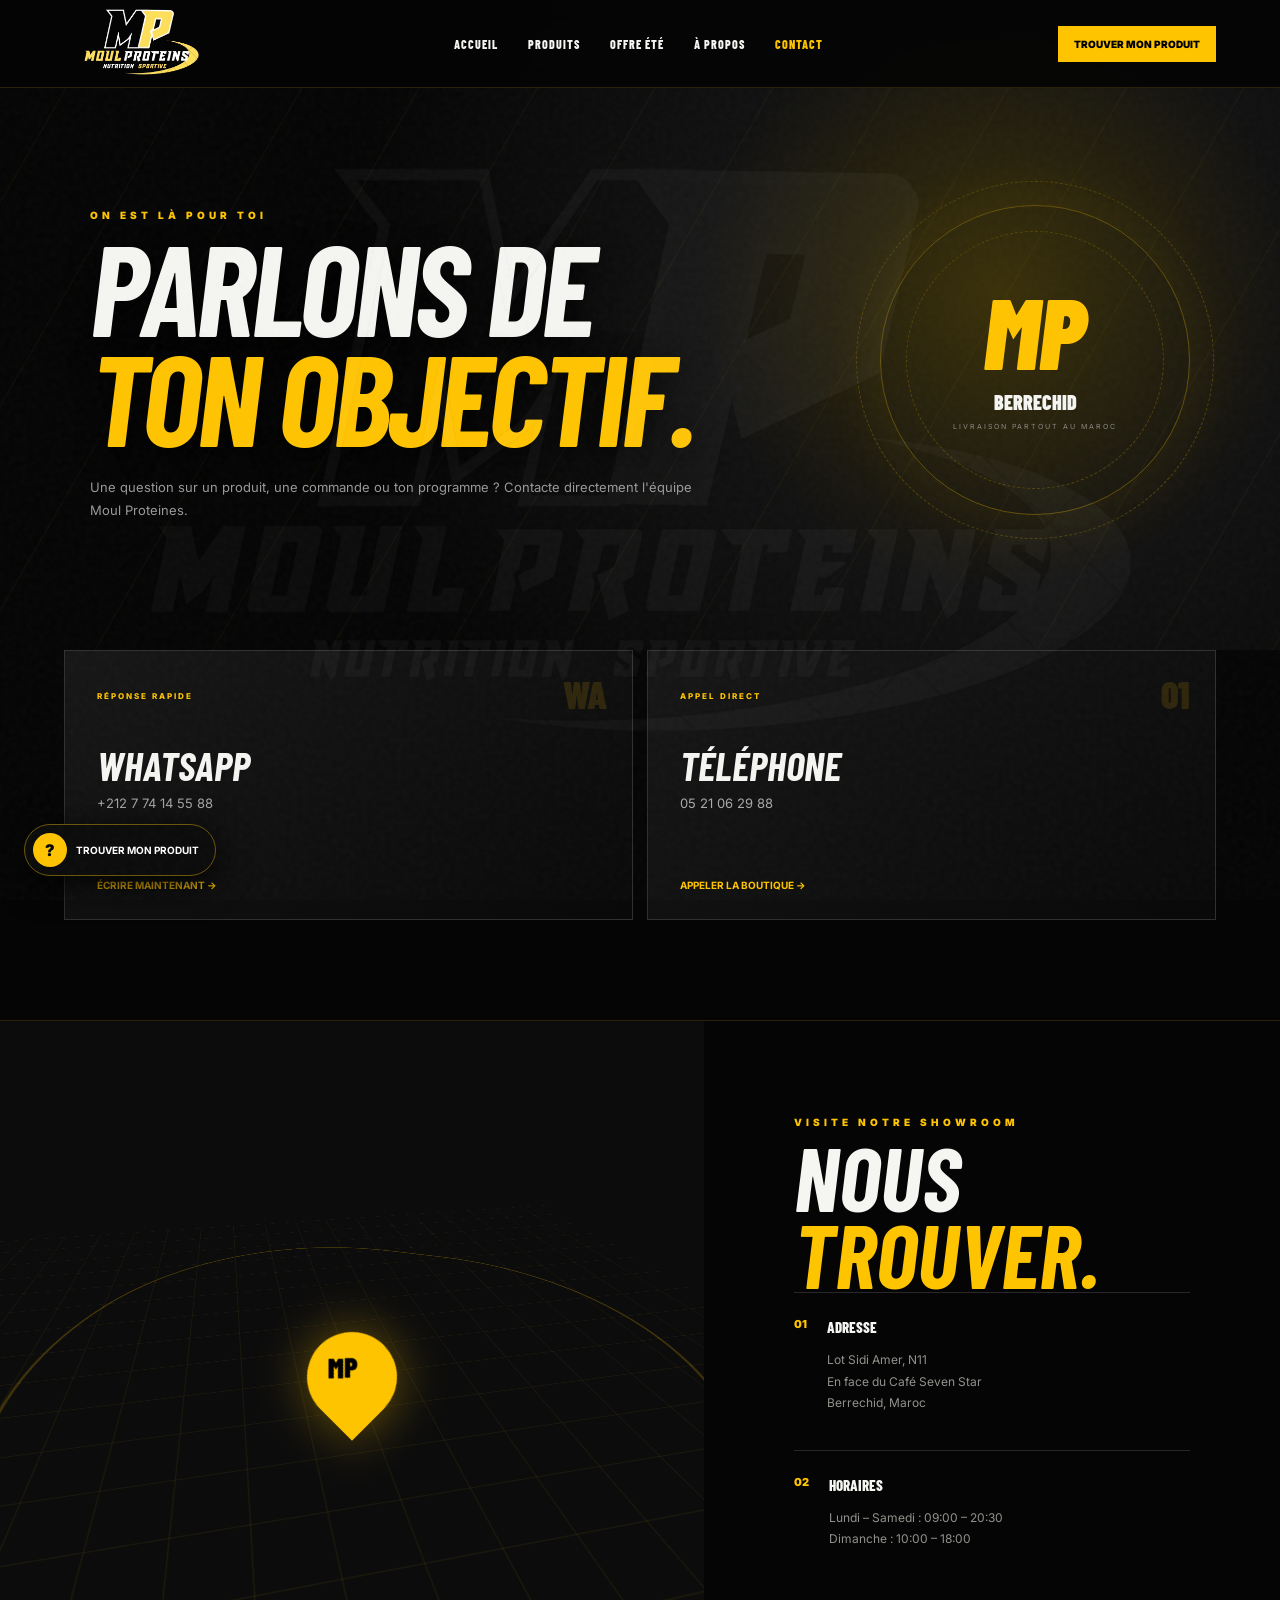
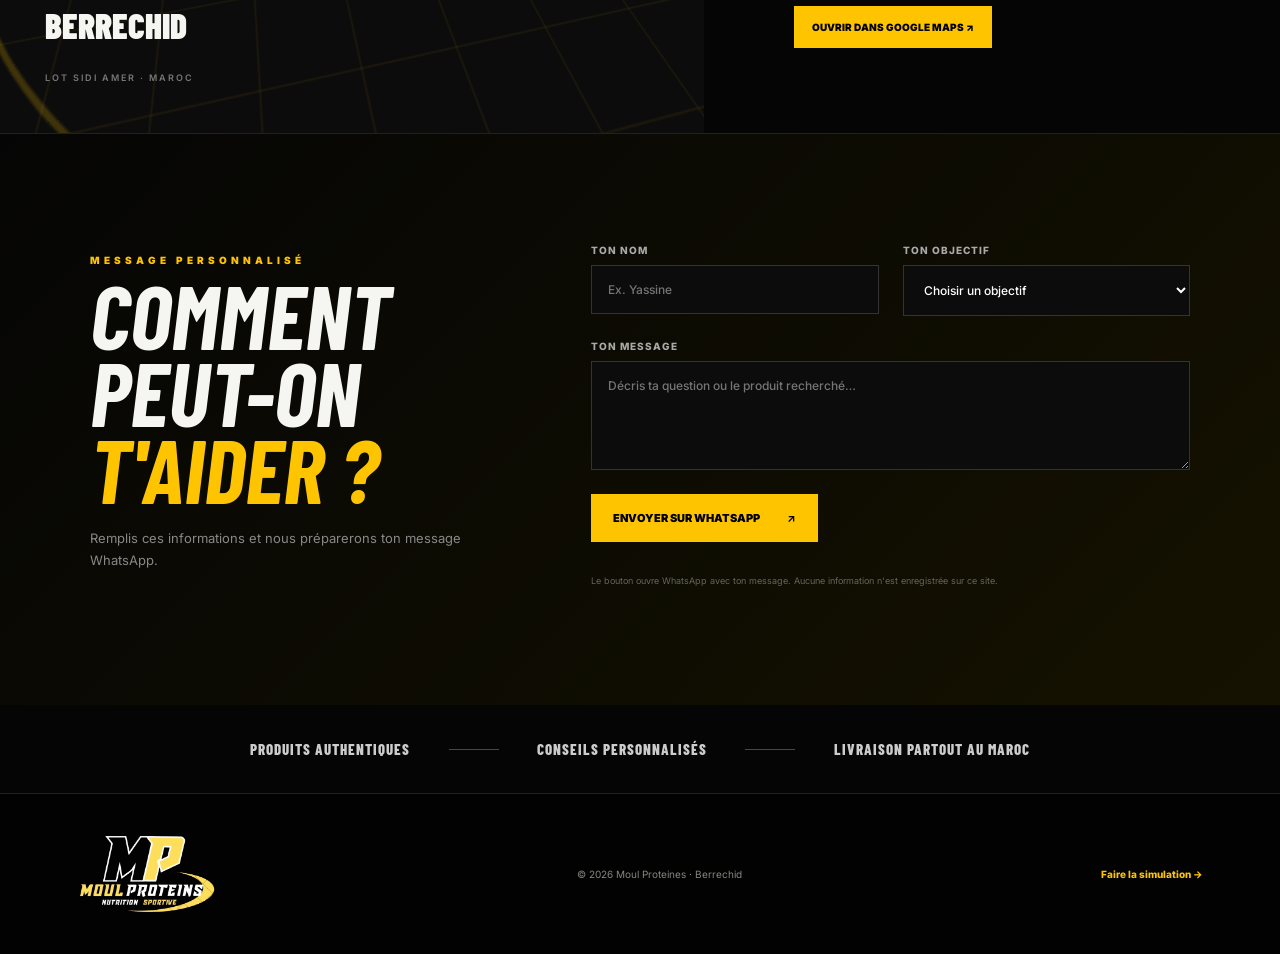
<file: contact.html>
<!DOCTYPE html>
<html lang="fr">
<head>
  <meta charset="UTF-8">
  <meta name="viewport" content="width=device-width, initial-scale=1.0">
  <meta name="description" content="Contactez Moul Proteines à Berrechid par téléphone, WhatsApp ou email. Livraison partout au Maroc.">
  <title>Contact | Moul Proteines</title>
  <link rel="preconnect" href="https://fonts.googleapis.com">
  <link rel="preconnect" href="https://fonts.gstatic.com" crossorigin>
  <link href="https://fonts.googleapis.com/css2?family=Barlow+Condensed:ital,wght@0,600;0,700;0,800;0,900;1,800;1,900&family=Inter:wght@400;500;600;700;800&display=swap" rel="stylesheet">
  <link rel="stylesheet" href="styles.css">
  <link rel="stylesheet" href="contact.css">
</head>
<body class="contact-page">
  <div class="noise" aria-hidden="true"></div>
  <header class="contact-header">
    <a class="brand" href="index.html"><img src="assets/logo-moul-proteines.png" alt="Moul Proteines"></a>
    <nav><a href="index.html">Accueil</a><a href="index.html#products">Produits</a><a href="offre-ete.html">Offre été</a><a href="about.html">À propos</a><a class="active" href="contact.html">Contact</a></nav>
    <a class="contact-sim" href="about.html#simulateur">Trouver mon produit</a>
  </header>

  <main>
    <section class="contact-hero">
      <div class="contact-title"><p>ON EST LÀ POUR TOI</p><h1>PARLONS DE<br><em>TON OBJECTIF.</em></h1><span>Une question sur un produit, une commande ou ton programme ? Contacte directement l'équipe Moul Proteines.</span></div>
      <div class="contact-hero-mark"><span>MP</span><b>BERRECHID</b><small>LIVRAISON PARTOUT AU MAROC</small></div>
    </section>

    <section class="contact-cards">
      <a class="contact-card" href="https://wa.me/212774145588" target="_blank" rel="noreferrer"><span>WA</span><small>RÉPONSE RAPIDE</small><h2>WHATSAPP</h2><p>+212 7 74 14 55 88</p><b>Écrire maintenant →</b></a>
      <a class="contact-card" href="tel:+212521062988"><span>01</span><small>APPEL DIRECT</small><h2>TÉLÉPHONE</h2><p>05 21 06 29 88</p><b>Appeler la boutique →</b></a>
    </section>

    <section class="visit-section">
      <div class="visit-map">
        <div class="map-grid" aria-hidden="true"></div>
        <div class="map-pin"><span>MP</span><i></i></div>
        <p>BERRECHID<br><small>LOT SIDI AMER · MAROC</small></p>
      </div>
      <div class="visit-info">
        <p class="contact-kicker">VISITE NOTRE SHOWROOM</p><h2>NOUS<br><em>TROUVER.</em></h2>
        <div class="info-row"><span>01</span><div><b>ADRESSE</b><p>Lot Sidi Amer, N11<br>En face du Café Seven Star<br>Berrechid, Maroc</p></div></div>
        <div class="info-row"><span>02</span><div><b>HORAIRES</b><p>Lundi – Samedi : 09:00 – 20:30<br>Dimanche : 10:00 – 18:00</p></div></div>
        <a class="directions-btn" href="https://www.google.com/maps/place/moulproteines/data=!4m2!3m1!1s0x0:0x8c87cb2efbe88876?sa=X&amp;ved=1t:2428&amp;ictx=111" target="_blank" rel="noreferrer">Ouvrir dans Google Maps ↗</a>
      </div>
    </section>

    <section class="message-section">
      <div class="message-intro"><p class="contact-kicker">MESSAGE PERSONNALISÉ</p><h2>COMMENT PEUT-ON<br><em>T'AIDER ?</em></h2><span>Remplis ces informations et nous préparerons ton message WhatsApp.</span></div>
      <form class="contact-form" id="contact-form">
        <label><span>Ton nom</span><input type="text" name="name" placeholder="Ex. Yassine" required></label>
        <label><span>Ton objectif</span><select name="goal" required><option value="">Choisir un objectif</option><option>Prise de masse</option><option>Muscle et récupération</option><option>Force et performance</option><option>Énergie et hydratation</option><option>Bien-être</option><option>Commande / livraison</option></select></label>
        <label class="full"><span>Ton message</span><textarea name="message" rows="5" placeholder="Décris ta question ou le produit recherché…" required></textarea></label>
        <button type="submit">Envoyer sur WhatsApp <b>↗</b></button>
        <p>Le bouton ouvre WhatsApp avec ton message. Aucune information n'est enregistrée sur ce site.</p>
      </form>
    </section>

    <section class="contact-strip"><span>PRODUITS AUTHENTIQUES</span><i></i><span>CONSEILS PERSONNALISÉS</span><i></i><span>LIVRAISON PARTOUT AU MAROC</span></section>
  </main>

  <footer class="contact-footer"><img src="assets/logo-moul-proteines.png" alt="Moul Proteines"><p>© 2026 Moul Proteines · Berrechid</p><a href="about.html#simulateur">Faire la simulation →</a></footer>
  <a class="simulator-fab" href="about.html#simulateur"><span>?</span><b>Trouver mon produit</b></a>
  <script src="contact.js"></script>
</body>
</html>
</file>
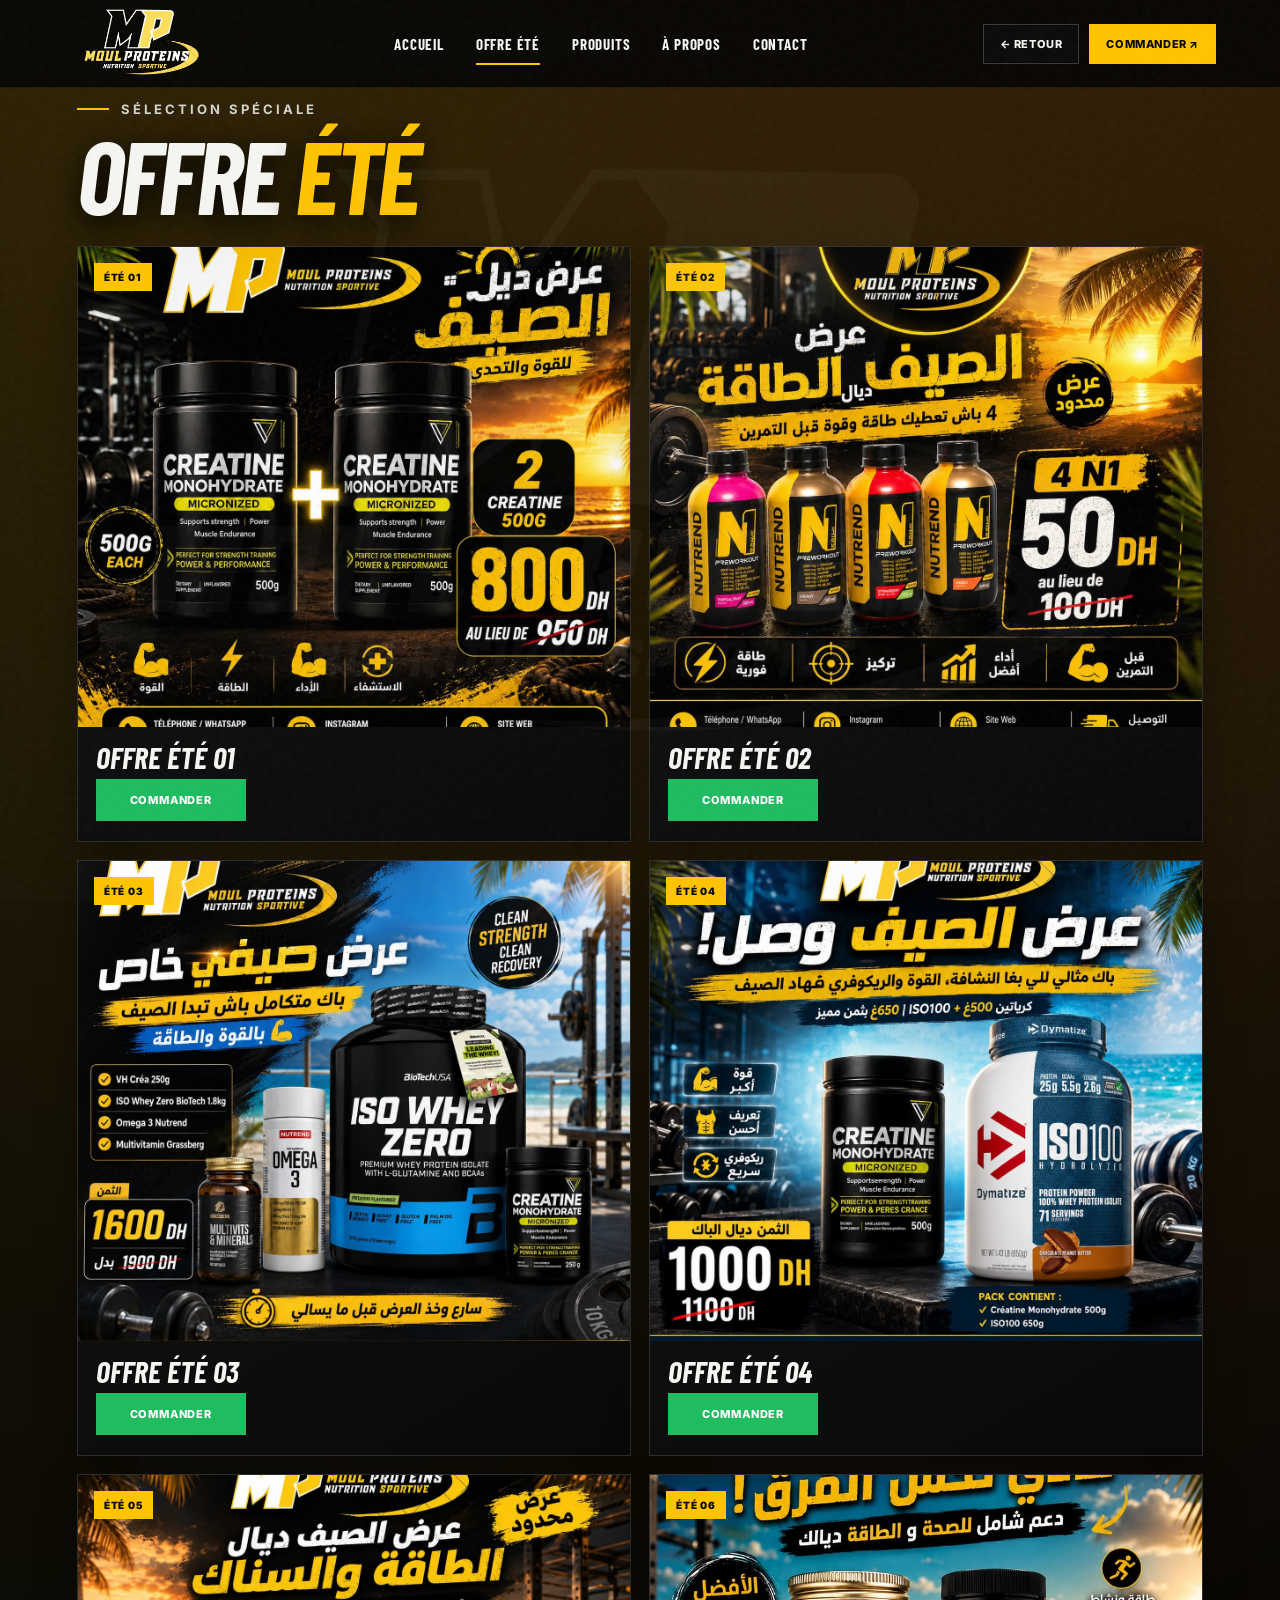
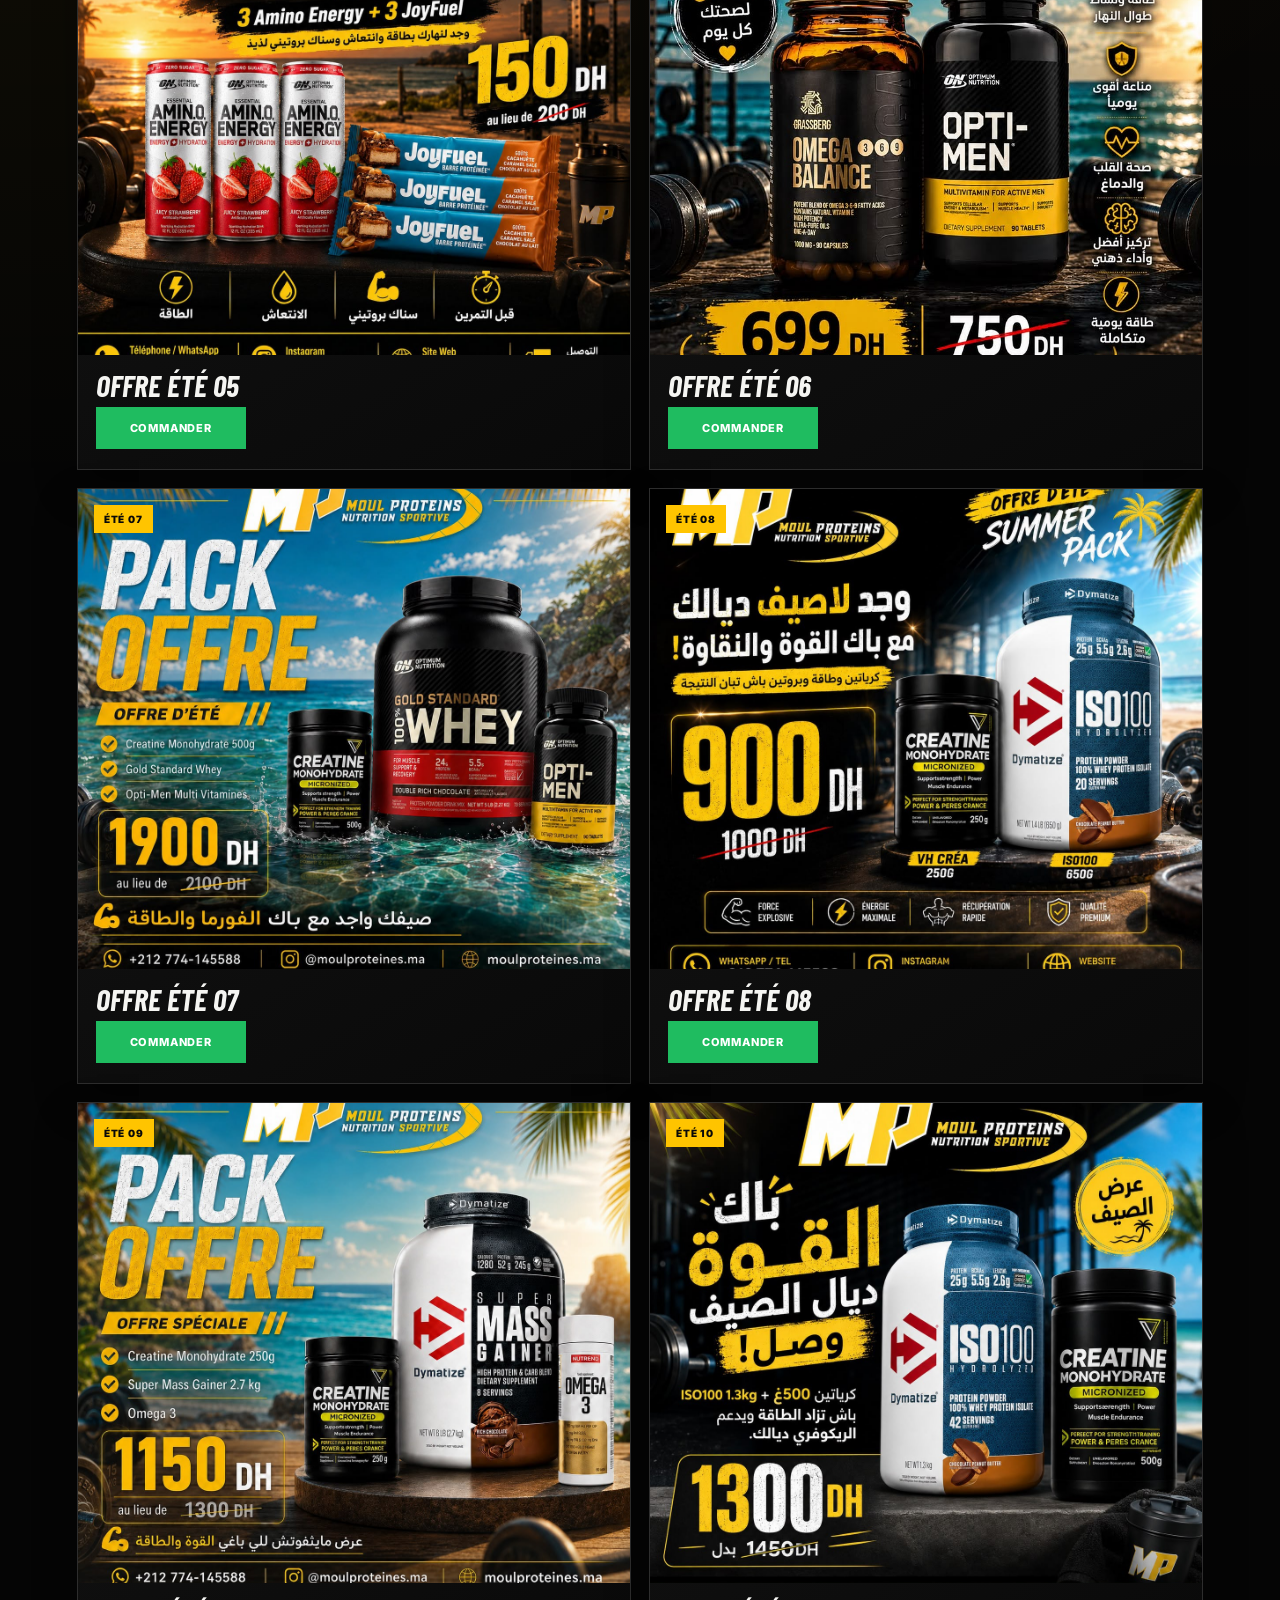
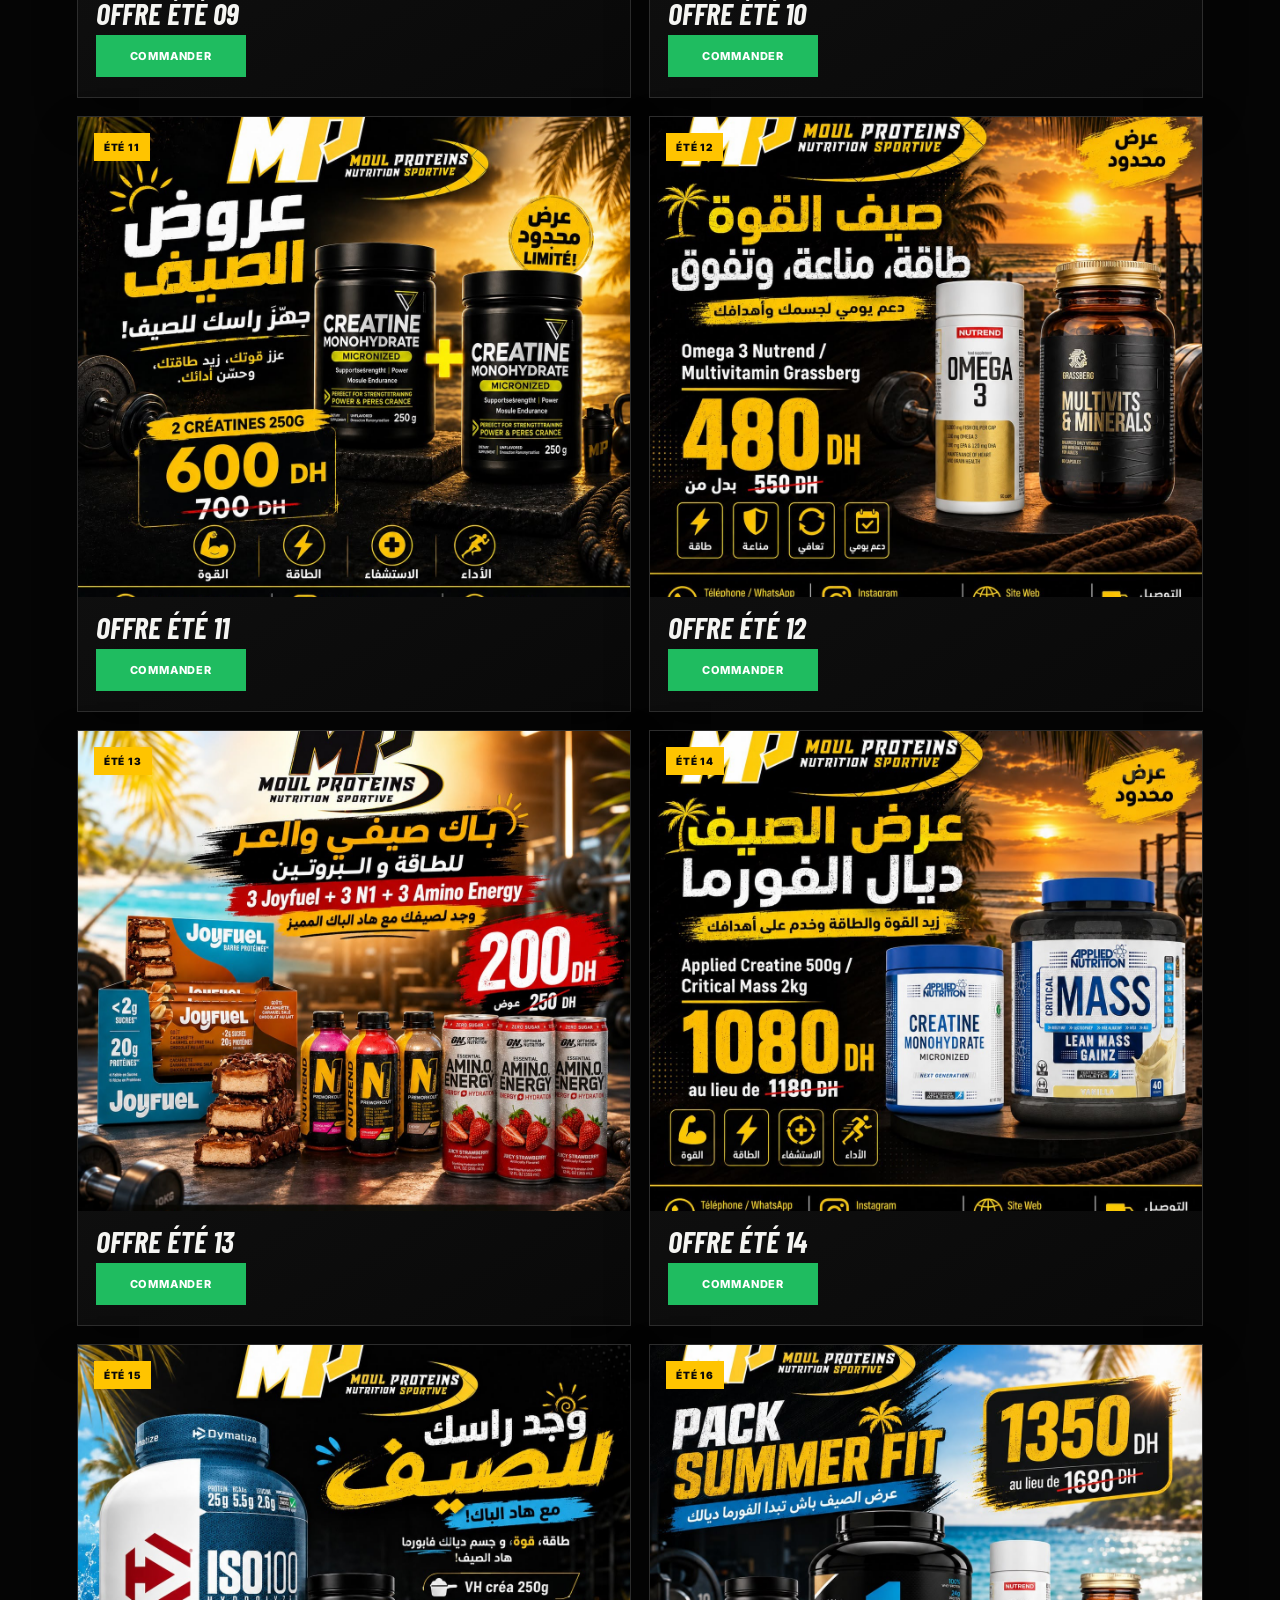
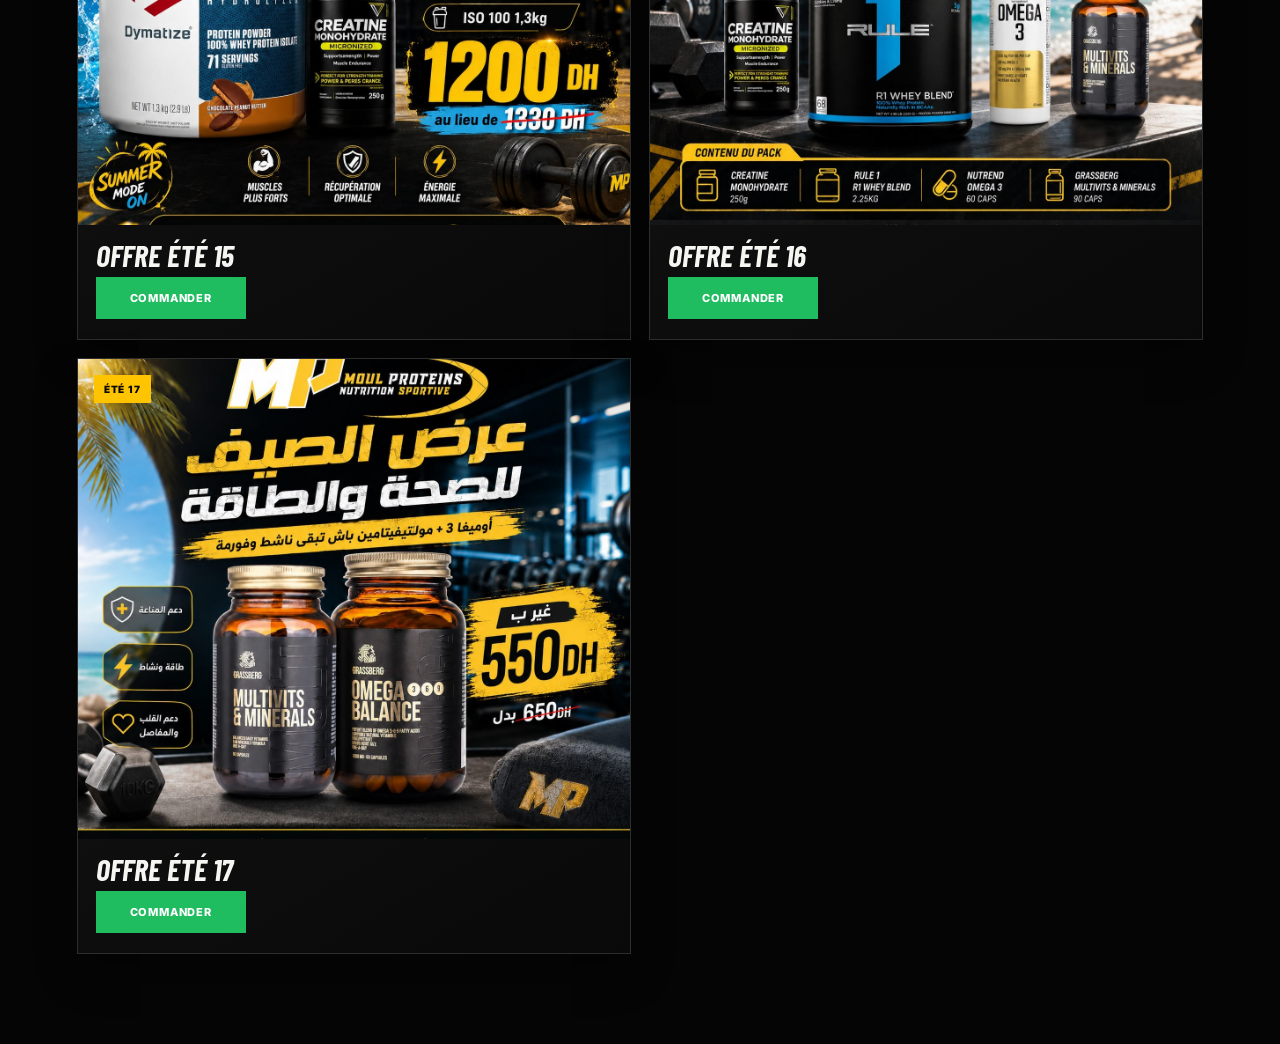
<file: offre-ete.html>
<!DOCTYPE html>
<html lang="fr">
<head>
  <meta charset="UTF-8">
  <meta name="viewport" content="width=device-width, initial-scale=1.0">
  <meta name="description" content="Offre été Moul Proteines: une sélection de visuels avec prix et bouton de commande.">
  <title>Offre été | Moul Proteines</title>
  <link rel="preconnect" href="https://fonts.googleapis.com">
  <link rel="preconnect" href="https://fonts.gstatic.com" crossorigin>
  <link href="https://fonts.googleapis.com/css2?family=Barlow+Condensed:ital,wght@0,600;0,700;0,800;0,900;1,800;1,900&family=Inter:wght@400;500;600;700;800&display=swap" rel="stylesheet">
  <link rel="stylesheet" href="styles.css">
  <link rel="stylesheet" href="offre-ete.css">
</head>
<body class="offer-page">
  <div class="noise" aria-hidden="true"></div>

  <header class="header offer-header" id="top">
    <a class="brand" href="index.html" aria-label="Moul Proteines, accueil">
      <img src="assets/logo-moul-proteines.png" alt="Logo Moul Proteines">
    </a>
    <nav class="nav open" aria-label="Navigation principale">
      <a href="index.html">Accueil</a>
      <a class="active" href="offre-ete.html">Offre été</a>
      <a href="index.html#products">Produits</a>
      <a href="about.html">À propos</a>
      <a href="contact.html">Contact</a>
    </nav>
    <div class="header-actions">
      <a class="offer-back" href="index.html">← Retour</a>
      <a class="offer-cta" href="https://wa.me/212774145588" target="_blank" rel="noreferrer">Commander ↗</a>
    </div>
  </header>

  <main>
    <section class="offer-grid-section">
      <div class="offer-title">
        <p class="eyebrow"><span></span> Sélection spéciale</p>
        <h1>OFFRE <em>ÉTÉ</em></h1>
      </div>
      <div class="offer-grid">
        <article class="offer-card">
          <div class="offer-badge">ÉTÉ 01</div>
          <div class="offer-image"><img src="assets/offers/02dd9dba-edcb-41ca-aae5-ef7bb7bd040f.JPG" alt="Offre été 01" loading="lazy" decoding="async"></div>
          <div class="offer-content">
            <h2>Offre été 01</h2>
            <a class="offer-order" href="https://wa.me/212774145588?text=Bonjour%2C%20je%20veux%20commander%20l'offre%20%C3%A9t%C3%A9%2001%20%28prix%20299%20DH%29" target="_blank" rel="noreferrer">Commander</a>
          </div>
        </article>

        <article class="offer-card">
          <div class="offer-badge">ÉTÉ 02</div>
          <div class="offer-image"><img src="assets/offers/14a735f1-73df-41e9-a6fa-a7443e6cfaff.JPG" alt="Offre été 02" loading="lazy" decoding="async"></div>
          <div class="offer-content">
            <h2>Offre été 02</h2>
            <a class="offer-order" href="https://wa.me/212774145588?text=Bonjour%2C%20je%20veux%20commander%20l'offre%20%C3%A9t%C3%A9%2002%20%28prix%20349%20DH%29" target="_blank" rel="noreferrer">Commander</a>
          </div>
        </article>

        <article class="offer-card">
          <div class="offer-badge">ÉTÉ 03</div>
          <div class="offer-image"><img src="assets/offers/170a1b2d-9fc4-4e89-bad2-e2beb1e2bf94.JPG" alt="Offre été 03" loading="lazy" decoding="async"></div>
          <div class="offer-content">
            <h2>Offre été 03</h2>
            <a class="offer-order" href="https://wa.me/212774145588?text=Bonjour%2C%20je%20veux%20commander%20l'offre%20%C3%A9t%C3%A9%2003%20%28prix%20279%20DH%29" target="_blank" rel="noreferrer">Commander</a>
          </div>
        </article>

        <article class="offer-card">
          <div class="offer-badge">ÉTÉ 04</div>
          <div class="offer-image"><img src="assets/offers/1f189cea-afb1-4a33-b864-cf788c34bf15.JPG" alt="Offre été 04" loading="lazy" decoding="async"></div>
          <div class="offer-content">
            <h2>Offre été 04</h2>
            <a class="offer-order" href="https://wa.me/212774145588?text=Bonjour%2C%20je%20veux%20commander%20l'offre%20%C3%A9t%C3%A9%2004%20%28prix%20329%20DH%29" target="_blank" rel="noreferrer">Commander</a>
          </div>
        </article>

        <article class="offer-card">
          <div class="offer-badge">ÉTÉ 05</div>
          <div class="offer-image"><img src="assets/offers/2db2bbe9-8245-4c6c-b7f1-49b06f2661fa.JPG" alt="Offre été 05" loading="lazy" decoding="async"></div>
          <div class="offer-content">
            <h2>Offre été 05</h2>
            <a class="offer-order" href="https://wa.me/212774145588?text=Bonjour%2C%20je%20veux%20commander%20l'offre%20%C3%A9t%C3%A9%2005%20%28prix%20269%20DH%29" target="_blank" rel="noreferrer">Commander</a>
          </div>
        </article>

        <article class="offer-card">
          <div class="offer-badge">ÉTÉ 06</div>
          <div class="offer-image"><img src="assets/offers/4d4f56ec-f888-4e21-bfb9-115f5f4b00db.JPG" alt="Offre été 06" loading="lazy" decoding="async"></div>
          <div class="offer-content">
            <h2>Offre été 06</h2>
            <a class="offer-order" href="https://wa.me/212774145588?text=Bonjour%2C%20je%20veux%20commander%20l'offre%20%C3%A9t%C3%A9%2006%20%28prix%20389%20DH%29" target="_blank" rel="noreferrer">Commander</a>
          </div>
        </article>

        <article class="offer-card">
          <div class="offer-badge">ÉTÉ 07</div>
          <div class="offer-image"><img src="assets/offers/64ef4336-b13e-4750-842c-d341aee40c7e.JPG" alt="Offre été 07" loading="lazy" decoding="async"></div>
          <div class="offer-content">
            <h2>Offre été 07</h2>
            <a class="offer-order" href="https://wa.me/212774145588?text=Bonjour%2C%20je%20veux%20commander%20l'offre%20%C3%A9t%C3%A9%2007%20%28prix%20419%20DH%29" target="_blank" rel="noreferrer">Commander</a>
          </div>
        </article>

        <article class="offer-card">
          <div class="offer-badge">ÉTÉ 08</div>
          <div class="offer-image"><img src="assets/offers/72765ddd-e583-42ba-bcf5-e4c276fd8b7d.JPG" alt="Offre été 08" loading="lazy" decoding="async"></div>
          <div class="offer-content">
            <h2>Offre été 08</h2>
            <a class="offer-order" href="https://wa.me/212774145588?text=Bonjour%2C%20je%20veux%20commander%20l'offre%20%C3%A9t%C3%A9%2008%20%28prix%20249%20DH%29" target="_blank" rel="noreferrer">Commander</a>
          </div>
        </article>

        <article class="offer-card">
          <div class="offer-badge">ÉTÉ 09</div>
          <div class="offer-image"><img src="assets/offers/8be314d6-c697-4716-9285-7a065a67c45a.JPG" alt="Offre été 09" loading="lazy" decoding="async"></div>
          <div class="offer-content">
            <h2>Offre été 09</h2>
            <a class="offer-order" href="https://wa.me/212774145588?text=Bonjour%2C%20je%20veux%20commander%20l'offre%20%C3%A9t%C3%A9%2009%20%28prix%20459%20DH%29" target="_blank" rel="noreferrer">Commander</a>
          </div>
        </article>

        <article class="offer-card">
          <div class="offer-badge">ÉTÉ 10</div>
          <div class="offer-image"><img src="assets/offers/8dffffd2-651f-4908-a33e-9f5a5636d8fd.JPG" alt="Offre été 10" loading="lazy" decoding="async"></div>
          <div class="offer-content">
            <h2>Offre été 10</h2>
            <a class="offer-order" href="https://wa.me/212774145588?text=Bonjour%2C%20je%20veux%20commander%20l'offre%20%C3%A9t%C3%A9%2010%20%28prix%20319%20DH%29" target="_blank" rel="noreferrer">Commander</a>
          </div>
        </article>

        <article class="offer-card">
          <div class="offer-badge">ÉTÉ 11</div>
          <div class="offer-image"><img src="assets/offers/962d29df-619e-498c-a3e6-c33c36b4cd85.JPG" alt="Offre été 11" loading="lazy" decoding="async"></div>
          <div class="offer-content">
            <h2>Offre été 11</h2>
            <a class="offer-order" href="https://wa.me/212774145588?text=Bonjour%2C%20je%20veux%20commander%20l'offre%20%C3%A9t%C3%A9%2011%20%28prix%20369%20DH%29" target="_blank" rel="noreferrer">Commander</a>
          </div>
        </article>

        <article class="offer-card">
          <div class="offer-badge">ÉTÉ 12</div>
          <div class="offer-image"><img src="assets/offers/98228c99-7033-4d5c-91f4-ffe78e045673.JPG" alt="Offre été 12" loading="lazy" decoding="async"></div>
          <div class="offer-content">
            <h2>Offre été 12</h2>
            <a class="offer-order" href="https://wa.me/212774145588?text=Bonjour%2C%20je%20veux%20commander%20l'offre%20%C3%A9t%C3%A9%2012%20%28prix%20289%20DH%29" target="_blank" rel="noreferrer">Commander</a>
          </div>
        </article>

        <article class="offer-card">
          <div class="offer-badge">ÉTÉ 13</div>
          <div class="offer-image"><img src="assets/offers/e0272dd3-51f3-4ec9-8551-b816325d6b41.JPG" alt="Offre été 13" loading="lazy" decoding="async"></div>
          <div class="offer-content">
            <h2>Offre été 13</h2>
            <a class="offer-order" href="https://wa.me/212774145588?text=Bonjour%2C%20je%20veux%20commander%20l'offre%20%C3%A9t%C3%A9%2013%20%28prix%20399%20DH%29" target="_blank" rel="noreferrer">Commander</a>
          </div>
        </article>

        <article class="offer-card">
          <div class="offer-badge">ÉTÉ 14</div>
          <div class="offer-image"><img src="assets/offers/e6fca664-7f17-4704-94dd-232b6cd1e2ce.JPG" alt="Offre été 14" loading="lazy" decoding="async"></div>
          <div class="offer-content">
            <h2>Offre été 14</h2>
            <a class="offer-order" href="https://wa.me/212774145588?text=Bonjour%2C%20je%20veux%20commander%20l'offre%20%C3%A9t%C3%A9%2014%20%28prix%20339%20DH%29" target="_blank" rel="noreferrer">Commander</a>
          </div>
        </article>

        <article class="offer-card">
          <div class="offer-badge">ÉTÉ 15</div>
          <div class="offer-image"><img src="assets/offers/e8319cff-e653-4f53-a9b0-c8dc92166671.JPG" alt="Offre été 15" loading="lazy" decoding="async"></div>
          <div class="offer-content">
            <h2>Offre été 15</h2>
            <a class="offer-order" href="https://wa.me/212774145588?text=Bonjour%2C%20je%20veux%20commander%20l'offre%20%C3%A9t%C3%A9%2015%20%28prix%20479%20DH%29" target="_blank" rel="noreferrer">Commander</a>
          </div>
        </article>

        <article class="offer-card">
          <div class="offer-badge">ÉTÉ 16</div>
          <div class="offer-image"><img src="assets/offers/fa0e1a19-159e-45a7-a1f8-6a5dbec5d88c.JPG" alt="Offre été 16" loading="lazy" decoding="async"></div>
          <div class="offer-content">
            <h2>Offre été 16</h2>
            <a class="offer-order" href="https://wa.me/212774145588?text=Bonjour%2C%20je%20veux%20commander%20l'offre%20%C3%A9t%C3%A9%2016%20%28prix%20259%20DH%29" target="_blank" rel="noreferrer">Commander</a>
          </div>
        </article>

        <article class="offer-card">
          <div class="offer-badge">ÉTÉ 17</div>
          <div class="offer-image"><img src="assets/offers/fe53c6c2-624a-444e-a7fd-dbfbbf206f6f.JPG" alt="Offre été 17" loading="lazy" decoding="async"></div>
          <div class="offer-content">
            <h2>Offre été 17</h2>
            <a class="offer-order" href="https://wa.me/212774145588?text=Bonjour%2C%20je%20veux%20commander%20l'offre%20%C3%A9t%C3%A9%2017%20%28prix%20439%20DH%29" target="_blank" rel="noreferrer">Commander</a>
          </div>
        </article>
      </div>
    </section>
  </main>
  <script>
    (() => {
      const fallbackSvg = (title) => {
        const safeTitle = String(title || 'Offre été').replace(/[<>&]/g, '');
        const svg = `
          <svg xmlns="http://www.w3.org/2000/svg" viewBox="0 0 800 620">
            <defs>
              <linearGradient id="g" x1="0" x2="1" y1="0" y2="1">
                <stop offset="0%" stop-color="#1f1f1f"/>
                <stop offset="100%" stop-color="#090909"/>
              </linearGradient>
            </defs>
            <rect width="800" height="620" fill="url(#g)"/>
            <circle cx="650" cy="140" r="110" fill="#ffc400" fill-opacity=".16"/>
            <text x="50" y="110" fill="#ffc400" font-size="44" font-family="Arial, sans-serif" font-weight="700">MOUL PROTEINES</text>
            <text x="50" y="210" fill="#ffffff" font-size="72" font-family="Arial, sans-serif" font-weight="800">${safeTitle}</text>
            <text x="50" y="280" fill="#9a9a94" font-size="28" font-family="Arial, sans-serif">Visuel indisponible</text>
            <rect x="50" y="360" width="260" height="66" rx="10" fill="#ffc400"/>
            <text x="82" y="404" fill="#111111" font-size="28" font-family="Arial, sans-serif" font-weight="700">Commander</text>
          </svg>`;
        return `data:image/svg+xml;charset=UTF-8,${encodeURIComponent(svg)}`;
      };

      document.querySelectorAll('.offer-card').forEach(card => {
        const img = card.querySelector('img');
        if (!img) return;
        img.addEventListener('error', () => {
          if (img.dataset.fallbackApplied) return;
          img.dataset.fallbackApplied = '1';
          img.src = fallbackSvg(card.querySelector('h2')?.textContent);
          card.classList.add('is-fallback');
        });
      });
    })();
  </script>
</body>
</html>
</file>
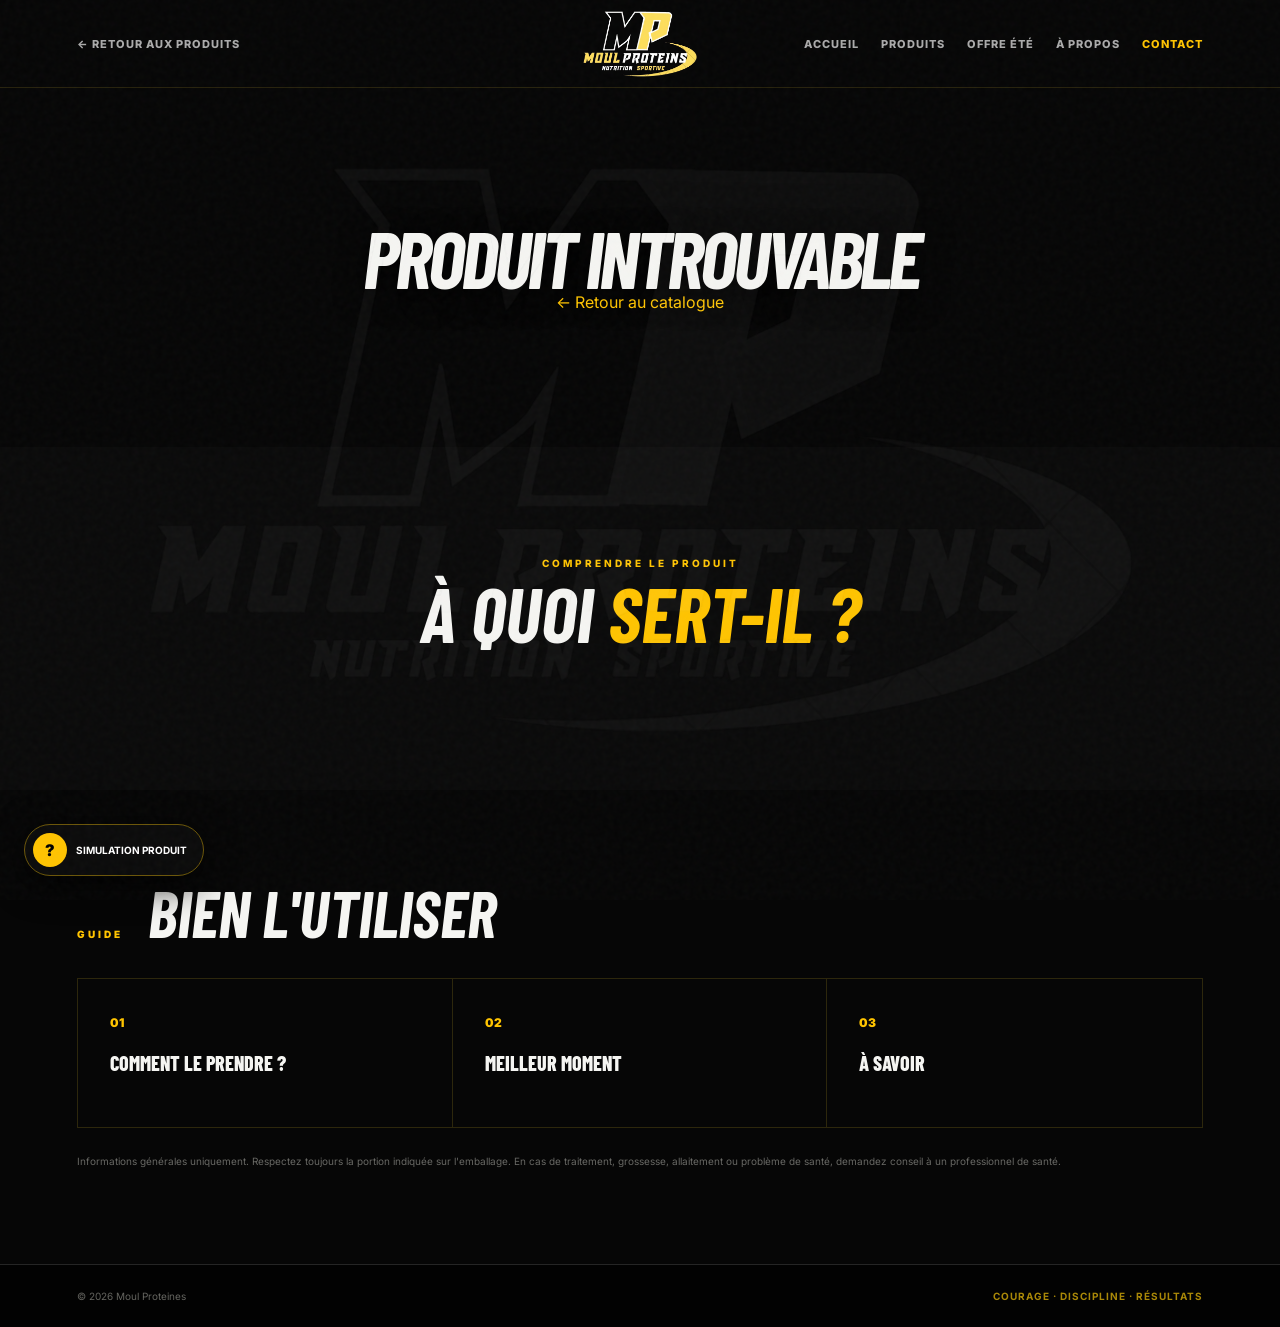
<file: product.html>
<!DOCTYPE html>
<html lang="fr">
<head>
  <meta charset="UTF-8">
  <meta name="viewport" content="width=device-width, initial-scale=1.0">
  <meta name="description" content="Découvrez les bénéfices, l'utilisation et les conseils pour votre complément sportif Moul Proteines.">
  <title>Fiche produit | Moul Proteines</title>
  <link rel="preconnect" href="https://fonts.googleapis.com">
  <link rel="preconnect" href="https://fonts.gstatic.com" crossorigin>
  <link href="https://fonts.googleapis.com/css2?family=Barlow+Condensed:ital,wght@0,600;0,700;0,800;0,900;1,800;1,900&family=Inter:wght@400;500;600;700;800&display=swap" rel="stylesheet">
  <link rel="stylesheet" href="styles.css">
  <link rel="stylesheet" href="product.css">
</head>
<body class="detail-page">
  <div class="noise" aria-hidden="true"></div>
  <header class="detail-header">
    <a class="back-link" href="index.html#products">← Retour aux produits</a>
    <a class="brand" href="index.html"><img src="assets/logo-moul-proteines.png" alt="Logo Moul Proteines"></a>
    <nav class="detail-nav" aria-label="Navigation principale">
      <a href="index.html">Accueil</a>
      <a href="index.html#products">Produits</a>
      <a href="offre-ete.html">Offre été</a>
      <a href="about.html">À propos</a>
      <a class="active" href="contact.html">Contact</a>
    </nav>
  </header>

  <main class="product-detail" id="product-detail">
    <div class="detail-gallery">
      <span class="detail-label" id="detail-category">PRODUIT</span>
      <img id="detail-image" src="" alt="">
      <div class="image-number" id="image-number">01</div>
    </div>
    <div class="detail-content">
      <p class="eyebrow"><span></span><b id="detail-brand"></b></p>
      <h1 id="detail-name"></h1>
      <div class="detail-price" id="detail-price"></div>
      <div class="detail-variant" id="detail-variant"></div>
      <p class="detail-intro" id="detail-intro"></p>
      <div class="detail-actions">
        <button class="btn detail-add-cart" id="detail-add-cart" type="button">Ajouter au panier +</button>
        <a class="btn btn-primary" id="detail-order" href="#" target="_blank" rel="noreferrer">Commander sur WhatsApp <span>↗</span></a>
        <a class="btn btn-ghost" href="index.html#products">Continuer mes achats</a>
        <a class="btn btn-simulator" href="about.html#simulateur">Trouver mon produit</a>
      </div>
      <div class="quick-facts" id="quick-facts"></div>
    </div>
  </main>

  <section class="facts-section">
    <div class="facts-title"><p>Comprendre le produit</p><h2>À QUOI <em>SERT-IL ?</em></h2></div>
    <div class="facts-grid" id="facts-grid"></div>
  </section>

  <section class="usage-section">
    <div class="usage-heading"><span>GUIDE</span><h2>BIEN L'UTILISER</h2></div>
    <div class="usage-grid">
      <article><span>01</span><h3>Comment le prendre ?</h3><p id="detail-use"></p></article>
      <article><span>02</span><h3>Meilleur moment</h3><p id="detail-timing"></p></article>
      <article><span>03</span><h3>À savoir</h3><p id="detail-caution"></p></article>
    </div>
    <p class="health-note">Informations générales uniquement. Respectez toujours la portion indiquée sur l'emballage. En cas de traitement, grossesse, allaitement ou problème de santé, demandez conseil à un professionnel de santé.</p>
  </section>

  <footer class="detail-footer"><span>© 2026 Moul Proteines</span><strong>COURAGE · DISCIPLINE · RÉSULTATS</strong></footer>
  <div class="toast" id="toast">Produit ajouté au panier</div>
  <a class="simulator-fab" href="about.html#simulateur"><span>?</span><b>Simulation produit</b></a>
  <script src="product.js"></script>
</body>
</html>
</file>
<file: styles.css>
:root{--yellow:#ffc400;--yellow2:#ffe06b;--black:#050505;--panel:#0d0d0d;--line:#29220b;--white:#f5f5f2;--muted:#9a9a94}
*{box-sizing:border-box}html{scroll-behavior:smooth}body{margin:0;background:var(--black);color:var(--white);font-family:Inter,Arial,sans-serif;overflow-x:hidden}a{color:inherit;text-decoration:none}button{font:inherit}.noise{position:fixed;inset:0;z-index:20;pointer-events:none;opacity:.04;background-image:url("data:image/svg+xml,%3Csvg viewBox='0 0 180 180' xmlns='http://www.w3.org/2000/svg'%3E%3Cfilter id='n'%3E%3CfeTurbulence type='fractalNoise' baseFrequency='.85' numOctaves='2' stitchTiles='stitch'/%3E%3C/filter%3E%3Crect width='100%25' height='100%25' filter='url(%23n)' opacity='.8'/%3E%3C/svg%3E")}
.intro-active{overflow:hidden}
.intro-screen{position:fixed;inset:0;z-index:1000;background:#020202;display:flex;flex-direction:column;align-items:center;justify-content:center;overflow:hidden;transition:opacity .65s ease,visibility .65s ease}
.intro-screen.hidden,.intro-screen.skip{opacity:0;visibility:hidden;pointer-events:none}
.intro-screen img{position:relative;z-index:2;width:min(900px,82vw);opacity:1;transform:scale(1);filter:drop-shadow(0 0 18px #ffc40030)}
.intro-screen.play img{animation:introLogo 2.4s cubic-bezier(.2,.8,.2,1) .05s forwards}
.intro-glow{position:absolute;width:min(700px,80vw);height:280px;background:#ffc400;filter:blur(150px);opacity:0}
.intro-screen.play .intro-glow{animation:introGlow 2.4s ease .05s forwards}
.intro-lines{position:absolute;inset:0;z-index:1;display:flex;flex-direction:column;justify-content:center;gap:32vh;transform:rotate(-8deg)}
.intro-lines i{display:block;width:0;height:1px;background:linear-gradient(90deg,transparent,var(--yellow),transparent);box-shadow:0 0 16px var(--yellow)}
.intro-screen.play .intro-lines i:first-child{animation:introLine .75s ease .12s forwards}
.intro-screen.play .intro-lines i:last-child{animation:introLine .75s ease .28s forwards}
.intro-slogan-text{position:relative;z-index:2;text-align:center;margin-top:14px;font-family:'Barlow Condensed',Impact,sans-serif;font-style:italic;font-weight:900;line-height:.9;text-transform:uppercase;letter-spacing:1px}
.intro-slogan-text strong{display:inline-block;color:var(--yellow);font-size:clamp(24px,4vw,44px);margin:0 5px;text-shadow:0 0 22px #ffc40033}
.intro-slogan-text span{display:block;color:#fff;font-size:clamp(18px,3.2vw,34px);margin-top:5px}
.intro-screen>p{position:relative;z-index:2;color:#767671;font:700 9px Inter;letter-spacing:4px;margin-top:14px;opacity:0}
.intro-screen>p b{color:var(--yellow)}
.intro-screen.play>p{animation:introVisible .35s ease .4s forwards}
.intro-screen.exit{opacity:0;visibility:hidden;pointer-events:none}
.intro-screen.exit img{transform:scale(1.08);transition:transform .65s ease}
.intro-screen.exit .intro-glow{opacity:0;transition:opacity .5s ease}
@keyframes introLogo{0%{opacity:1;transform:scale(.96);filter:drop-shadow(0 0 12px #ffc40030)}55%{opacity:1;transform:scale(1);filter:drop-shadow(0 0 35px #ffc40055)}100%{opacity:1;transform:scale(1);filter:drop-shadow(0 0 18px #ffc40030)}}
@keyframes introGlow{0%{opacity:0;transform:scale(.5)}45%{opacity:.17}100%{opacity:.08;transform:scale(1.2)}}
@keyframes introLine{0%{width:0;margin-left:0}100%{width:130%;margin-left:-15%}}
@keyframes introVisible{to{opacity:1}}
.header{height:88px;padding:0 5vw;display:flex;align-items:center;justify-content:space-between;position:absolute;top:0;left:0;right:0;z-index:10;border-bottom:1px solid #ffffff16;background:#05050588;backdrop-filter:blur(8px)}.brand img{width:155px;height:68px;object-fit:cover;object-position:center}.nav{display:flex;gap:32px;align-items:center}.nav a{font-family:'Barlow Condensed';font-weight:700;font-size:15px;text-transform:uppercase;letter-spacing:.8px;position:relative}.nav a:after{content:"";position:absolute;left:0;bottom:-12px;width:0;height:2px;background:var(--yellow);transition:.3s}.nav a:hover:after,.nav a.active:after{width:100%}.header-actions{display:flex;align-items:center;gap:10px}.icon-btn,.cart-btn,.menu-btn{background:none;border:0;color:#fff;cursor:pointer;position:relative}.icon-btn svg,.cart-btn svg{width:23px;fill:none;stroke:currentColor;stroke-width:1.6}.cart-btn span{position:absolute;right:-6px;top:-8px;width:17px;height:17px;border-radius:50%;background:var(--yellow);color:#000;font-size:10px;font-weight:900;display:grid;place-items:center}.menu-btn{display:none;width:30px}.menu-btn span{display:block;height:2px;background:#fff;margin:6px 0}
.hero{min-height:790px;height:100vh;position:relative;display:flex;align-items:center;border-bottom:1px solid var(--line);overflow:hidden}.hero-bg{position:absolute;inset:0;background:linear-gradient(90deg,#050505 0%,#050505d9 32%,transparent 65%),linear-gradient(0deg,#050505 0%,transparent 25%),url('assets/hero-moul-proteines.png') center/cover no-repeat}.hero:after{content:"";position:absolute;inset:0;background:radial-gradient(circle at 68% 48%,transparent 0 25%,#05050580 75%);pointer-events:none}.hero-content{position:relative;z-index:2;margin-left:7vw;max-width:700px;padding-top:70px}.eyebrow{text-transform:uppercase;letter-spacing:3px;font:700 13px Inter;color:#d5d5cf;display:flex;align-items:center;gap:12px}.eyebrow span{width:32px;height:2px;background:var(--yellow)}h1,h2{font-family:'Barlow Condensed',Impact,sans-serif;margin:0;font-style:italic;line-height:.86;text-transform:uppercase}h1{font-size:clamp(78px,9vw,145px);letter-spacing:-4px;text-shadow:0 8px 30px #000}h1 em,h2 em{font-style:inherit;color:var(--yellow)}.hero-copy{font-size:18px;line-height:1.65;color:#c4c4bf;margin:30px 0}.hero-copy strong{color:#fff}.hero-buttons{display:flex;gap:12px}.btn{padding:17px 25px;text-transform:uppercase;font:800 13px Inter;letter-spacing:.3px;border:1px solid #ffffff60;transition:.25s}.btn-primary{background:var(--yellow);border-color:var(--yellow);color:#070707;box-shadow:0 0 35px #ffc40020}.btn-primary:hover{background:#fff;border-color:#fff;transform:translateY(-3px)}.btn-primary span{margin-left:14px}.btn-ghost:hover{border-color:var(--yellow);color:var(--yellow)}.hero-stats{display:flex;gap:38px;margin-top:50px}.hero-stats div{display:flex;flex-direction:column;border-left:2px solid var(--yellow);padding-left:12px}.hero-stats strong{font:800 25px 'Barlow Condensed';color:#fff}.hero-stats span{font-size:10px;text-transform:uppercase;color:#9e9e98;margin-top:3px}.hero-tag{position:absolute;right:4vw;top:130px;z-index:3;display:flex;align-items:center;gap:10px;border-right:2px solid var(--yellow);padding-right:14px}.hero-tag>span{font:900 34px 'Barlow Condensed';color:var(--yellow)}.hero-tag p{font:700 11px 'Barlow Condensed';letter-spacing:1px;margin:0}.hero-tag b{color:var(--yellow)}.scroll-cue{position:absolute;z-index:3;bottom:28px;left:50%;font-size:9px;text-transform:uppercase;letter-spacing:3px;color:#aaa;display:flex;align-items:center;gap:12px}.scroll-cue i{display:block;width:45px;height:1px;background:var(--yellow)}
.manifesto{min-height:94px;display:flex;align-items:center;justify-content:center;gap:3vw;border-bottom:1px solid var(--line);font:800 clamp(19px,2.1vw,30px) 'Barlow Condensed';font-style:italic;letter-spacing:2px}.manifesto strong{color:var(--yellow)}.manifesto i{height:1px;width:4vw;background:#5e4b04}
.section{padding:105px 5vw}.section-heading{text-align:center;margin-bottom:46px}.section-heading.left{text-align:left}.section-heading p{text-transform:uppercase;color:var(--yellow);font:800 11px Inter;letter-spacing:3px;margin:0 0 13px}.section-heading h2,.slogan-copy h2{font-size:clamp(52px,6vw,85px);letter-spacing:-1px}.section-heading>span{display:block;color:var(--muted);font-size:14px;margin-top:18px}.category-grid{display:grid;grid-template-columns:repeat(4,1fr);gap:16px;max-width:1400px;margin:auto}.category{height:350px;padding:24px;position:relative;overflow:hidden;border:1px solid #342d12;background:linear-gradient(145deg,#121212,#080808);transition:.35s}.category:before{content:"";position:absolute;width:200px;height:200px;border-radius:50%;background:var(--yellow);filter:blur(100px);opacity:0;right:-80px;top:-80px;transition:.4s}.category:hover{transform:translateY(-8px);border-color:var(--yellow)}.category:hover:before{opacity:.2}.category>span{position:absolute;right:22px;top:20px;color:#555;font:700 12px Inter}.cat-icon{font:900 95px 'Barlow Condensed';font-style:italic;color:#1d1d1b;text-shadow:1px 1px 0 #3c340e;margin:8px 0 15px;transition:.3s}.category:hover .cat-icon{color:var(--yellow);text-shadow:0 0 40px #ffc40044}.category h3{font:900 33px 'Barlow Condensed';font-style:italic;line-height:.88;margin:0}.category p{color:#777;font-size:12px}.category b{position:absolute;bottom:22px;font-size:10px;text-transform:uppercase;color:var(--yellow);letter-spacing:1px}
.products-section{background:#090909;border-top:1px solid #181818;border-bottom:1px solid var(--line)}.product-grid{display:grid;grid-template-columns:repeat(4,1fr);gap:18px;max-width:1400px;margin:auto}.product-card{min-height:470px;padding:20px;background:linear-gradient(150deg,#151515,#090909);border:1px solid #292929;position:relative;transition:.3s}.product-card:hover{border-color:#66520a;transform:translateY(-5px)}.badge{position:absolute;z-index:2;background:var(--yellow);color:#000;padding:8px 10px;font:900 9px Inter;letter-spacing:.8px}.badge.dark{background:#252525;color:#fff}.product-visual{height:270px;margin:8px auto 20px;display:flex;flex-direction:column;align-items:center;justify-content:center;position:relative;filter:drop-shadow(0 22px 17px #000)}.jar{width:160px;height:225px;border-radius:15px 15px 29px 29px;background:linear-gradient(90deg,#070707,#343434 46%,#080808);border-top:16px repeating-linear-gradient(90deg,#222 0 3px,#080808 3px 6px)}.jar:before{content:"";position:absolute;top:-15px;width:174px;height:25px;border-radius:8px;background:repeating-linear-gradient(90deg,#252525 0 4px,#090909 4px 7px)}.product-visual:after{content:"";position:absolute;inset:58px 5px 22px;border:1px solid #e4b80055;background:linear-gradient(150deg,#222,#080808);z-index:-1}.product-visual i{font:900 35px 'Barlow Condensed';color:var(--yellow);font-style:italic}.product-visual b{font:900 28px 'Barlow Condensed';color:#fff}.product-visual small{font:800 10px Inter;color:var(--yellow);letter-spacing:2px}.jar.silver:after{background:linear-gradient(150deg,#ddd,#444)}.jar.silver b,.jar.silver small{color:#111}.jar.yellow:after{background:linear-gradient(150deg,#ffd900,#5b4700)}.jar.yellow i{font-size:55px;color:#000}.bag{width:190px;height:235px;clip-path:polygon(4% 0,96% 0,100% 100%,0 100%);background:linear-gradient(90deg,#090909,#323232,#080808);border-top:5px solid #555}.bag:after{background:linear-gradient(150deg,#222,#080808);inset:50px 7px 10px}.brand-name{color:#777;font-size:9px;font-weight:800;letter-spacing:1.3px;margin:0}.product-card h3{font:700 17px Inter;margin:7px 0 22px}.product-bottom{display:flex;align-items:center;justify-content:space-between;border-top:1px solid #292929;padding-top:17px}.product-bottom strong{font:800 25px 'Barlow Condensed'}.product-bottom strong small{font-size:13px;color:var(--yellow)}.add-cart{width:43px;height:43px;border-radius:50%;background:var(--yellow);border:0;font-size:25px;font-weight:500;cursor:pointer;transition:.2s}.add-cart:hover{background:#fff;transform:rotate(90deg)}.text-link{display:flex;width:max-content;margin:46px auto 0;gap:40px;text-transform:uppercase;font:800 12px Inter;letter-spacing:1px;border-bottom:1px solid var(--yellow);padding-bottom:9px}.text-link span{color:var(--yellow)}
.product-filters{display:flex;flex-wrap:wrap;gap:9px;max-width:1400px;margin:-15px auto 30px}.filter-btn{border:1px solid #333;background:#0c0c0c;color:#92928c;padding:11px 17px;text-transform:uppercase;font:800 10px Inter;letter-spacing:.7px;cursor:pointer;transition:.25s}.filter-btn:hover,.filter-btn.active{background:var(--yellow);border-color:var(--yellow);color:#050505}.product-card.hidden{display:none}.product-image{height:270px;margin:-2px -2px 20px;background:radial-gradient(circle at 50% 48%,#292711 0,#111 50%,#090909 75%);display:grid;place-items:center;overflow:hidden}.product-image img{width:100%;height:100%;object-fit:contain;transition:transform .4s ease}.product-card:hover .product-image img{transform:scale(1.055)}.product-bottom strong del{font:600 14px 'Barlow Condensed';color:#686863;margin-left:5px}.variants{min-height:49px;display:flex;flex-direction:column;gap:4px;margin:-12px 0 13px;color:#888;font-size:10px}.variants span{display:flex;align-items:center;gap:6px}.variants b{color:var(--yellow);font-size:12px}.variants del{color:#555}.product-card:has(.variants){min-height:520px}
.product-card[role="link"]{cursor:pointer}.product-card[role="link"]:focus-visible{outline:2px solid var(--yellow);outline-offset:3px}
.slogan-section{display:grid;grid-template-columns:1.05fr .95fr;align-items:center;min-height:720px;background:linear-gradient(110deg,#050505 42%,#121000);padding:70px 7vw;gap:6vw}.slogan-image{position:relative}.slogan-image:after{content:"";position:absolute;inset:20% 10%;background:#ffc400;filter:blur(100px);opacity:.1;z-index:0}.slogan-image img{width:100%;max-width:620px;position:relative;z-index:1;mix-blend-mode:screen}.slogan-copy>p:not(.eyebrow){color:#aaa;line-height:1.8;max-width:570px}.quote{font:italic 700 22px 'Barlow Condensed';border-left:3px solid var(--yellow);padding:10px 0 10px 22px;margin-top:35px}.quote strong{color:var(--yellow)}.benefits{display:grid;grid-template-columns:repeat(3,1fr);padding:50px 6vw;gap:35px;border-block:1px solid var(--line)}.benefit{display:flex;gap:18px;align-items:center}.benefit>b{flex:0 0 55px;height:55px;border:1px solid #5a4806;color:var(--yellow);display:grid;place-items:center;font-size:24px}.benefit h3{font:800 18px 'Barlow Condensed';text-transform:uppercase;margin:0 0 7px}.benefit p{font-size:12px;color:#777;margin:0}
footer{padding:70px 6vw 25px;background:#020202}.footer-main{display:grid;grid-template-columns:1.4fr repeat(3,1fr);gap:5vw}.footer-brand img{width:190px;height:145px;object-fit:cover}.footer-brand p,footer p{color:#87877f;font-size:12px;line-height:1.7}.footer-main h4{color:var(--yellow);text-transform:uppercase;font:800 14px 'Barlow Condensed';letter-spacing:1px}.footer-main>div:not(:first-child){display:flex;flex-direction:column;gap:12px}.footer-main a{color:#9f9f99;font-size:12px}.footer-main a:hover{color:var(--yellow)}.footer-bottom{border-top:1px solid #222;margin-top:50px;padding-top:20px;display:flex;justify-content:space-between;color:#696964;font-size:10px}.footer-bottom strong{color:#b8960b;letter-spacing:1px}.whatsapp{position:fixed;z-index:15;right:24px;bottom:24px;background:var(--yellow);color:#000;border-radius:30px;padding:8px 18px 8px 8px;display:flex;align-items:center;gap:9px;box-shadow:0 8px 35px #000}.whatsapp span{width:34px;height:34px;border-radius:50%;background:#080808;color:var(--yellow);display:grid;place-items:center;font:900 10px Inter}.whatsapp b{text-transform:uppercase;font-size:10px}.toast{position:fixed;bottom:30px;left:50%;transform:translate(-50%,100px);z-index:30;background:#fff;color:#000;padding:14px 25px;font-weight:700;font-size:12px;opacity:0;transition:.35s}.toast.show{opacity:1;transform:translate(-50%,0)}.search-panel{position:fixed;inset:0;z-index:40;background:#050505f7;display:flex;flex-direction:column;align-items:center;justify-content:center;opacity:0;visibility:hidden;transition:.3s}.search-panel.open{opacity:1;visibility:visible}.search-panel button{position:absolute;right:5vw;top:35px;border:0;background:none;color:#fff;font-size:45px;cursor:pointer}.search-panel p{color:var(--yellow);letter-spacing:4px;font-weight:800}.search-panel input{width:min(750px,85vw);background:none;border:0;border-bottom:2px solid var(--yellow);color:#fff;font:800 clamp(25px,4vw,55px) 'Barlow Condensed';padding:15px 0;outline:0;text-transform:uppercase}.search-panel span{color:#666;margin-top:20px;font-size:10px}.reveal{opacity:0;transform:translateY(25px);transition:opacity .7s ease,transform .7s ease}.reveal.visible{opacity:1;transform:none}
@media(max-width:900px){.header{height:72px;padding:0 20px}.brand img{width:120px;height:58px}.nav{position:fixed;inset:72px 0 auto;background:#080808;padding:35px;flex-direction:column;transform:translateY(-150%);transition:.3s;border-bottom:1px solid var(--yellow)}.nav.open{transform:none}.menu-btn{display:block}.icon-btn{display:none}.hero{min-height:760px}.hero-bg{background:linear-gradient(90deg,#050505ed,#05050570),linear-gradient(0deg,#050505 0%,transparent 45%),url('assets/hero-moul-proteines.png') 66% center/cover no-repeat}.hero-content{margin:0;padding:100px 24px 30px;align-self:flex-end}.hero-tag{display:none}h1{font-size:clamp(64px,18vw,96px);letter-spacing:-2px}.hero-copy{font-size:14px}.hero-stats{gap:16px}.hero-stats span{max-width:90px}.manifesto{flex-wrap:wrap;padding:28px 20px;gap:12px}.manifesto i{display:none}.section{padding:75px 20px}.category-grid,.product-grid{grid-template-columns:repeat(2,1fr)}.product-card.reveal{opacity:1;transform:none}.slogan-section{grid-template-columns:1fr;padding:65px 25px}.slogan-image img{max-width:450px}.benefits{grid-template-columns:1fr}.footer-main{grid-template-columns:1fr 1fr}.footer-brand{grid-column:1/-1}}
@media(max-width:560px){.hero-buttons{flex-direction:column;width:max-content}.hero-stats div:nth-child(3){display:none}.scroll-cue{display:none}.category-grid,.product-grid{grid-template-columns:1fr}.category{height:300px}.product-card{min-height:440px}.footer-main{grid-template-columns:1fr}.footer-brand{grid-column:auto}.footer-bottom{flex-direction:column;gap:10px}.whatsapp b{display:none}.whatsapp{padding:7px}.manifesto span,.manifesto strong{width:100%;text-align:center}.slogan-section{min-height:auto}.section-heading.left{text-align:center}}
@media(max-width:700px){.products-section{padding-inline:16px}.product-grid{grid-template-columns:1fr;gap:32px}.product-card{width:100%;min-height:470px;padding:16px;border:1px solid #5b4a0e;background:linear-gradient(155deg,#1b1b19,#0b0b0b 70%);box-shadow:0 14px 30px #000,0 0 0 1px #ffc4000a}.product-card+.product-card{margin-top:4px}.product-image{height:clamp(260px,80vw,350px);margin:0 0 22px;background:radial-gradient(circle at 50% 45%,#383211 0,#161616 48%,#090909 78%)}.product-image img{max-width:100%;max-height:100%}.product-bottom{margin-top:18px}.product-filters{gap:7px;margin-bottom:36px}.filter-btn{flex:1 1 calc(50% - 7px);min-height:42px;padding-inline:9px}}

.product-bottom{gap:10px}.product-bottom>strong{margin-right:auto}.product-actions{display:flex;gap:7px}.product-wa{width:43px;height:43px;border-radius:50%;display:grid;place-items:center;background:#1fbc60;color:#fff;font:800 10px Inter;transition:.2s}.product-wa:hover{background:#fff;color:#111;transform:translateY(-2px)}
.cart-overlay{position:fixed;inset:0;background:#000b;z-index:45;opacity:0;visibility:hidden;transition:.3s}.cart-overlay.open{opacity:1;visibility:visible}.cart-drawer{position:fixed;z-index:50;top:0;right:0;width:min(460px,100%);height:100vh;background:#0a0a0a;border-left:1px solid #4b3d09;padding:28px;display:flex;flex-direction:column;transform:translateX(105%);transition:.35s}.cart-drawer.open{transform:none}.cart-heading{display:flex;justify-content:space-between;align-items:start;border-bottom:1px solid #292929;padding-bottom:20px}.cart-heading span{color:var(--yellow);font:800 9px Inter;letter-spacing:2px}.cart-heading h2{font-size:48px;margin-top:5px}.cart-heading button{border:0;background:none;color:#fff;font-size:38px;cursor:pointer}.cart-items{overflow:auto;flex:1}.cart-item{display:grid;grid-template-columns:58px 1fr auto;gap:12px;align-items:center;padding:17px 0;border-bottom:1px solid #242424}.cart-item img{width:58px;height:68px;object-fit:contain;background:#151515}.cart-item h3{font-size:12px;margin:0 0 6px}.cart-item p{color:var(--yellow);font:800 16px 'Barlow Condensed';margin:0}.cart-quantity{display:flex;align-items:center;gap:8px;margin-top:8px}.cart-quantity button,.cart-remove{border:1px solid #383838;background:#111;color:#fff;cursor:pointer}.cart-quantity button{width:25px;height:25px}.cart-remove{padding:6px;color:#888}.cart-empty{color:#777;text-align:center;margin:auto}.cart-footer{border-top:1px solid #292929;padding-top:20px}.cart-footer p{display:flex;justify-content:space-between;align-items:center}.cart-footer strong{color:var(--yellow);font:900 27px 'Barlow Condensed'}.cart-checkout{display:block;text-align:center;background:#1fbc60;color:#fff;padding:16px;text-transform:uppercase;font:800 11px Inter}.cart-checkout.disabled{opacity:.4;pointer-events:none}.toast{z-index:60}
.brand img,.footer-brand img{object-fit:contain}
body:before{content:"";position:fixed;inset:10%;z-index:19;background:url('assets/logo-moul-proteines.png') center/contain no-repeat;opacity:.035;pointer-events:none;filter:grayscale(1)}
.variant-choice{display:flex;flex-direction:column;gap:6px;color:#888;font:700 9px Inter;text-transform:uppercase}.variant-choice select{width:100%;background:#111;color:#fff;border:1px solid #51420d;padding:10px;font:700 11px Inter;outline:none}.variant-choice select:focus{border-color:var(--yellow)}
.cart-checkout{width:100%;border:0;cursor:pointer}.cart-checkout:disabled{opacity:.4;pointer-events:none}.checkout-form{position:absolute;inset:0;background:#0a0a0a;padding:28px;z-index:2;display:flex;flex-direction:column;gap:15px;transform:translateX(105%);transition:.35s;overflow:auto}.checkout-form.open{transform:none}.checkout-form-heading{display:flex;justify-content:space-between;align-items:start;border-bottom:1px solid #292929;padding-bottom:16px;margin-bottom:5px}.checkout-form-heading span{color:var(--yellow);font:800 9px Inter;letter-spacing:2px}.checkout-form-heading h3{font:800 25px 'Barlow Condensed';text-transform:uppercase;margin:6px 0 0}.checkout-form-heading button{border:0;background:none;color:#fff;font-size:35px;cursor:pointer}.checkout-form label{display:flex;flex-direction:column;gap:7px;color:#aaa;text-transform:uppercase;font:800 9px Inter;letter-spacing:.7px}.checkout-form label small{font-weight:500;color:#666}.checkout-form input,.checkout-form textarea{width:100%;background:#111;border:1px solid #383838;color:#fff;padding:13px;outline:none;font:500 12px Inter;resize:vertical}.checkout-form input:focus,.checkout-form textarea:focus{border-color:var(--yellow)}.checkout-submit{margin-top:5px;border:0;background:#1fbc60;color:#fff;padding:16px;text-transform:uppercase;font:800 10px Inter;cursor:pointer}
.simulator-fab{position:fixed;z-index:14;left:24px;bottom:24px;display:flex;align-items:center;gap:9px;padding:8px 16px 8px 8px;border:1px solid #6b5609;background:#0b0b0b;color:#fff;border-radius:30px;box-shadow:0 8px 35px #000;transition:.25s}.simulator-fab:hover{background:var(--yellow);color:#000}.simulator-fab span{width:34px;height:34px;border-radius:50%;display:grid;place-items:center;background:var(--yellow);color:#000;font-weight:900}.simulator-fab b{text-transform:uppercase;font-size:10px}
.offer-preview-section{padding-top:0}
.offer-preview-grid{display:grid;grid-template-columns:repeat(3,minmax(0,1fr));gap:18px;max-width:1400px;margin:auto}
.offer-preview-card{position:relative;overflow:hidden;border:1px solid #31280b;background:linear-gradient(160deg,#141414,#090909);box-shadow:0 16px 38px #00000055;transition:transform .3s ease,border-color .3s ease;min-height:420px;display:flex;flex-direction:column}
.offer-preview-card:hover{transform:translateY(-6px);border-color:var(--yellow)}
.offer-preview-card img{width:100%;height:280px;object-fit:cover;display:block;background:#111}
.offer-preview-badge{position:absolute;top:16px;left:16px;z-index:2;padding:8px 10px;background:var(--yellow);color:#090909;font:900 10px Inter,Arial,sans-serif;letter-spacing:.8px}
.offer-preview-copy{padding:18px 18px 20px;display:flex;flex-direction:column;gap:6px}
.offer-preview-copy h3{font:900 28px 'Barlow Condensed';font-style:italic;margin:0}
.offer-preview-copy p{margin:0;color:#b3b3aa;font-size:12px;text-transform:uppercase;letter-spacing:1px}
.offer-preview-copy b{margin-top:6px;color:var(--yellow);font:800 11px Inter;text-transform:uppercase;letter-spacing:1px}
.offer-card.is-fallback .offer-image{background:linear-gradient(180deg,#161616,#090909)}
.offer-card.is-fallback .offer-image img{object-fit:contain;padding:18px}
.offer-card.is-fallback .offer-content{border-top:1px solid #1f1f1f}
@media(max-width:560px){.simulator-fab{left:12px;bottom:12px;padding:6px}.simulator-fab b{display:none}}
@media(max-width:900px){.offer-preview-grid{grid-template-columns:1fr 1fr}.offer-preview-card img{height:240px}}
@media(max-width:640px){.offer-preview-grid{grid-template-columns:1fr}.offer-preview-card{min-height:0}.offer-preview-card img{height:250px}}
@media(prefers-reduced-motion:reduce){.intro-screen.play img,.intro-screen.play .intro-glow,.intro-screen.play .intro-lines i,.intro-screen.play>p{animation-duration:.01ms;animation-delay:0s}.intro-screen{transition-duration:.15s}}
</file>
<file: about.css>
.about-page{background:#050505}.about-header{height:88px;padding:0 5vw;display:flex;align-items:center;justify-content:space-between;position:fixed;inset:0 0 auto;z-index:50;background:#050505e8;backdrop-filter:blur(12px);border-bottom:1px solid #29220a}.about-header nav{display:flex;gap:28px}.about-header nav a{text-transform:uppercase;font:800 12px 'Barlow Condensed';letter-spacing:1px}.about-header nav a:hover,.about-header nav a.active{color:var(--yellow)}.header-sim{padding:12px 17px;background:var(--yellow);color:#000;text-transform:uppercase;font:900 10px Inter}.about-hero{height:760px;min-height:100vh;display:grid;place-items:center;position:relative;overflow:hidden;background:radial-gradient(circle at center,#2a2308 0,#0d0d0d 42%,#030303 76%)}.about-hero:before{content:"";position:absolute;inset:0;background:repeating-linear-gradient(115deg,transparent 0 85px,#ffc40008 86px 87px)}.about-beam{position:absolute;width:120vw;height:1px;background:linear-gradient(90deg,transparent,var(--yellow),transparent);box-shadow:0 0 45px 10px #ffc40044;transform:rotate(-10deg);animation:aboutBeam 4s ease-in-out infinite}.about-slogan{position:relative;z-index:2;text-align:center;padding-top:75px}.about-slogan>p,.section-kicker,.about-title>p,.sim-intro>p{font:900 10px Inter;color:var(--yellow);letter-spacing:4px}.about-slogan img{display:block;width:min(1050px,88vw);margin:28px auto;filter:drop-shadow(0 0 30px #ffc40024);animation:sloganFloat 4s ease-in-out infinite}.about-slogan>span{display:block;color:#aaa;font-size:13px;letter-spacing:.5px;margin-bottom:30px}.about-slogan .btn{display:inline-block}.about-slogan .btn b{margin-left:20px}.story-section{padding:110px 7vw;display:grid;grid-template-columns:1fr 1fr;gap:8vw;align-items:center;border-bottom:1px solid #29220a}.story-section h1{font-size:clamp(70px,8vw,120px)}.story-copy>p{color:#a5a59f;line-height:1.9;font-size:14px}.values{display:grid;grid-template-columns:repeat(3,1fr);margin-top:35px;border:1px solid #322b0d}.values span{padding:20px;text-transform:uppercase;font:800 13px 'Barlow Condensed';border-right:1px solid #322b0d}.values span:last-child{border:0}.values b{display:block;color:var(--yellow);margin-bottom:8px;font-size:10px}.all-facts{padding:110px 5vw;background:#090909}.about-title{text-align:center;margin-bottom:40px}.about-title h2,.sim-intro h2{font-size:clamp(55px,7vw,95px)}.about-title>span,.sim-intro>span{display:block;color:#888;font-size:13px;margin-top:20px}.fact-filters{display:flex;justify-content:center;flex-wrap:wrap;gap:8px;margin-bottom:32px}.fact-filters button{background:#111;border:1px solid #353535;color:#999;padding:11px 16px;text-transform:uppercase;font:800 10px Inter;cursor:pointer}.fact-filters button.active,.fact-filters button:hover{background:var(--yellow);border-color:var(--yellow);color:#000}.all-facts-grid{display:grid;grid-template-columns:repeat(4,1fr);gap:15px;max-width:1450px;margin:auto}.mini-fact{min-height:385px;background:#101010;border:1px solid #2a2a2a;position:relative;overflow:hidden;transition:.3s}.mini-fact.hidden{display:none}.mini-fact:hover{transform:translateY(-6px);border-color:#6b5609}.mini-fact img{width:100%;height:210px;object-fit:contain;background:radial-gradient(circle,#2c280e,#0a0a0a 70%)}.mini-fact-content{padding:20px}.mini-fact small{color:var(--yellow);font:800 9px Inter;letter-spacing:1px}.mini-fact h3{font:800 20px 'Barlow Condensed';text-transform:uppercase;margin:9px 0}.mini-fact p{color:#8d8d87;font-size:11px;line-height:1.65;margin:0 0 15px}.mini-fact a{color:#fff;text-transform:uppercase;font:800 9px Inter;border-bottom:1px solid var(--yellow);padding-bottom:4px}.simulator-section{padding:120px 7vw;background:linear-gradient(135deg,#050505 40%,#181400);position:relative}.sim-intro{max-width:800px;margin-bottom:55px}.sim-form{max-width:1100px}.sim-form fieldset{border:0;padding:0;margin:0 0 42px}.sim-form legend{font:800 23px 'Barlow Condensed';text-transform:uppercase;margin-bottom:17px}.sim-form legend b{color:var(--yellow);font-size:12px;margin-right:12px}.choice-grid{display:flex;flex-wrap:wrap;gap:10px}.choice-grid label{cursor:pointer}.choice-grid input{position:absolute;opacity:0}.choice-grid span{display:block;padding:15px 20px;border:1px solid #3b3b38;background:#0d0d0d;color:#aaa;font-size:12px;transition:.2s}.choice-grid input:checked+span{background:var(--yellow);border-color:var(--yellow);color:#000;font-weight:800}.choice-grid label:hover span{border-color:var(--yellow)}.sim-submit{border:0;background:var(--yellow);color:#000;padding:18px 25px;text-transform:uppercase;font:900 12px Inter;cursor:pointer}.sim-submit span{margin-left:30px}.sim-disclaimer{color:#60605c;font-size:9px;max-width:650px;line-height:1.6}.sim-result{display:none;max-width:1100px;margin-top:50px;border:1px solid #66520a;background:#0c0c0c}.sim-result.show{display:grid;grid-template-columns:330px 1fr;animation:resultIn .5s ease}.result-image{background:radial-gradient(circle,#39310c,#090909 68%);display:grid;place-items:center;min-height:390px}.result-image img{width:100%;height:350px;object-fit:contain}.result-copy{padding:45px}.result-copy>small{color:var(--yellow);letter-spacing:3px;font-weight:900}.result-copy h3{font:900 clamp(40px,5vw,65px) 'Barlow Condensed';text-transform:uppercase;margin:12px 0}.result-copy>p{color:#aaa;line-height:1.75}.result-reasons{display:flex;gap:8px;flex-wrap:wrap;margin:22px 0}.result-reasons span{padding:8px 11px;border:1px solid #44380c;color:#d4b322;font-size:10px}.result-actions{display:flex;gap:10px;flex-wrap:wrap}.result-actions a{padding:13px 17px;text-transform:uppercase;font:900 10px Inter;background:var(--yellow);color:#000}.result-actions a:last-child{background:transparent;color:#fff;border:1px solid #555}.about-footer{padding:35px 6vw;display:flex;align-items:center;justify-content:space-between;border-top:1px solid #29220a}.about-footer img{width:140px;height:90px;object-fit:cover}.about-footer p{font-size:10px}.about-footer a{color:var(--yellow);font:800 11px Inter}.about-page .simulator-fab{display:none}
@keyframes sloganFloat{50%{transform:translateY(-8px);filter:drop-shadow(0 0 45px #ffc40042)}}@keyframes aboutBeam{50%{transform:rotate(-10deg) translateY(80px);opacity:.35}}@keyframes resultIn{from{opacity:0;transform:translateY(20px)}to{opacity:1;transform:none}}
@media(max-width:1000px){.all-facts-grid{grid-template-columns:repeat(3,1fr)}.story-section{grid-template-columns:1fr}.about-header nav{display:none}}
@media(max-width:700px){.about-header{height:72px;padding:0 18px}.about-header .brand img{width:120px}.header-sim{padding:10px;font-size:8px}.about-hero{min-height:680px;height:100vh}.about-slogan{padding-inline:18px}.about-slogan>span{line-height:1.6}.story-section,.all-facts,.simulator-section{padding:75px 18px}.story-section h1{font-size:70px}.values{grid-template-columns:1fr}.values span{border-right:0;border-bottom:1px solid #322b0d}.all-facts-grid{grid-template-columns:1fr;gap:28px}.mini-fact{min-height:0}.mini-fact img{height:290px}.fact-filters button{flex:1 1 45%}.choice-grid{display:grid;grid-template-columns:1fr;width:100%}.choice-grid label,.choice-grid span{width:100%}.sim-result.show{grid-template-columns:1fr}.result-image{min-height:310px}.result-image img{height:290px}.result-copy{padding:28px 20px}.about-footer{flex-direction:column;gap:12px}.about-page .simulator-fab{display:flex}}
.about-footer img{object-fit:contain}
</file>
<file: contact.css>
.contact-page{background:#050505}.contact-header{height:88px;padding:0 5vw;display:flex;align-items:center;justify-content:space-between;position:fixed;inset:0 0 auto;z-index:50;background:#050505ea;backdrop-filter:blur(12px);border-bottom:1px solid #29220a}.contact-header nav{display:flex;gap:30px}.contact-header nav a{text-transform:uppercase;font:800 12px 'Barlow Condensed';letter-spacing:1px}.contact-header nav a:hover,.contact-header nav a.active{color:var(--yellow)}.contact-sim{background:var(--yellow);color:#000;padding:12px 16px;text-transform:uppercase;font:900 10px Inter}.contact-hero{min-height:650px;padding:150px 7vw 80px;display:flex;align-items:center;justify-content:space-between;gap:50px;position:relative;overflow:hidden;background:radial-gradient(circle at 78% 45%,#3a3009 0,#111 28%,#050505 62%)}.contact-hero:before{content:"";position:absolute;inset:0;background:repeating-linear-gradient(120deg,transparent 0 100px,#ffc40008 101px 102px)}.contact-title{position:relative;z-index:1}.contact-title>p,.contact-kicker{color:var(--yellow);font:900 10px Inter;letter-spacing:4px}.contact-title h1{font-size:clamp(75px,10vw,150px)}.contact-title>span{display:block;color:#999;line-height:1.7;max-width:620px;margin-top:25px;font-size:13px}.contact-hero-mark{position:relative;z-index:1;width:310px;height:310px;border:1px solid #655109;border-radius:50%;display:flex;flex-direction:column;align-items:center;justify-content:center;box-shadow:0 0 80px #ffc40012}.contact-hero-mark:before,.contact-hero-mark:after{content:"";position:absolute;inset:25px;border:1px dashed #554408;border-radius:50%;animation:markSpin 18s linear infinite}.contact-hero-mark:after{inset:-25px;animation-direction:reverse}.contact-hero-mark>span{font:italic 900 100px 'Barlow Condensed';color:var(--yellow);line-height:.8}.contact-hero-mark>b{font:900 20px 'Barlow Condensed';margin-top:20px}.contact-hero-mark>small{color:#8a8a84;font-size:7px;letter-spacing:2px;margin-top:8px}.contact-cards{padding:0 5vw 100px;display:grid;grid-template-columns:repeat(3,1fr);gap:14px}.contact-card{padding:32px;min-height:270px;border:1px solid #303030;background:linear-gradient(145deg,#161616,#090909);position:relative;transition:.3s}.contact-card:hover{border-color:var(--yellow);transform:translateY(-6px)}.contact-card>span{position:absolute;right:25px;top:20px;font:900 38px 'Barlow Condensed';color:#ffc40022}.contact-card small{color:var(--yellow);font:800 8px Inter;letter-spacing:2px}.contact-card h2{font-size:40px;margin:45px 0 8px}.contact-card p{color:#aaa;font-size:13px}.contact-card>b{position:absolute;bottom:28px;color:var(--yellow);font-size:10px;text-transform:uppercase}.visit-section{display:grid;grid-template-columns:1.1fr .9fr;min-height:700px;border-block:1px solid #29220a}.visit-map{position:relative;overflow:hidden;background:#0c0c0c;display:grid;place-items:center}.map-grid{position:absolute;inset:-20%;background-image:linear-gradient(#ffc40010 1px,transparent 1px),linear-gradient(90deg,#ffc40010 1px,transparent 1px);background-size:55px 55px;transform:perspective(500px) rotateX(55deg) rotateZ(-12deg)}.map-grid:after{content:"";position:absolute;inset:15%;border:3px solid #ffc40035;border-radius:48% 52% 35% 65%;transform:rotate(30deg)}.map-pin{position:relative;z-index:2;width:90px;height:90px;border-radius:50% 50% 50% 0;background:var(--yellow);color:#000;display:grid;place-items:center;transform:rotate(-45deg);box-shadow:0 0 50px #ffc40066}.map-pin span{transform:rotate(45deg);font:900 28px 'Barlow Condensed'}.visit-map>p{position:absolute;z-index:2;bottom:45px;left:45px;font:900 35px 'Barlow Condensed';margin:0}.visit-map>p small{font:600 9px Inter;color:#777;letter-spacing:2px}.visit-info{padding:85px 7vw}.visit-info h2,.message-intro h2{font-size:clamp(65px,7vw,100px)}.info-row{display:flex;gap:20px;padding:24px 0;border-top:1px solid #282828}.info-row>span{color:var(--yellow);font:900 11px Inter}.info-row b{font:800 15px 'Barlow Condensed'}.info-row p{color:#92928c;line-height:1.8;font-size:12px}.directions-btn{display:inline-block;margin-top:20px;padding:15px 18px;background:var(--yellow);color:#000;text-transform:uppercase;font:900 10px Inter}.message-section{padding:110px 7vw;display:grid;grid-template-columns:.8fr 1.2fr;gap:8vw;background:linear-gradient(135deg,#050505,#151200)}.message-intro>span{display:block;color:#888;font-size:13px;line-height:1.7;margin-top:20px}.contact-form{display:grid;grid-template-columns:1fr 1fr;gap:24px}.contact-form label{display:flex;flex-direction:column;gap:9px}.contact-form label.full{grid-column:1/-1}.contact-form label>span{font:800 10px Inter;text-transform:uppercase;color:#aaa;letter-spacing:1px}.contact-form input,.contact-form select,.contact-form textarea{width:100%;background:#0c0c0c;border:1px solid #333;color:#fff;padding:16px;outline:0;font:500 12px Inter;border-radius:0}.contact-form input:focus,.contact-form select:focus,.contact-form textarea:focus{border-color:var(--yellow)}.contact-form textarea{resize:vertical}.contact-form button{width:max-content;border:0;background:var(--yellow);color:#000;padding:17px 22px;text-transform:uppercase;font:900 11px Inter;cursor:pointer}.contact-form button b{margin-left:25px}.contact-form>p{grid-column:1/-1;color:#65655f;font-size:9px}.contact-strip{padding:35px 5vw;display:flex;justify-content:center;align-items:center;gap:3vw;color:#ccc;font:800 15px 'Barlow Condensed';letter-spacing:1px}.contact-strip i{width:50px;height:1px;background:#5b4909}.contact-footer{display:flex;align-items:center;justify-content:space-between;padding:35px 6vw;border-top:1px solid #29220a}.contact-footer img{width:140px;height:90px;object-fit:cover}.contact-footer p{font-size:10px}.contact-footer a{color:var(--yellow);font:800 10px Inter}@keyframes markSpin{to{transform:rotate(360deg)}}
.contact-cards{grid-template-columns:repeat(2,1fr)}
@media(max-width:900px){.contact-header nav{display:none}.contact-hero{min-height:750px}.contact-hero-mark{width:220px;height:220px}.contact-cards{grid-template-columns:1fr}.visit-section,.message-section{grid-template-columns:1fr}.visit-map{min-height:500px}.contact-strip{flex-wrap:wrap}}
@media(max-width:600px){.contact-header{height:72px;padding:0 18px}.contact-header .brand img{width:115px}.contact-sim{font-size:8px;padding:10px}.contact-hero{padding:120px 20px 65px;min-height:680px}.contact-title h1{font-size:70px}.contact-hero-mark{display:none}.contact-cards{padding:0 16px 75px;gap:25px}.contact-card{min-height:250px}.visit-map{min-height:390px}.visit-info,.message-section{padding:70px 20px}.message-intro h2,.visit-info h2{font-size:65px}.contact-form{grid-template-columns:1fr}.contact-form label.full{grid-column:auto}.contact-form>p{grid-column:auto}.contact-strip{flex-direction:column;text-align:center}.contact-strip i{width:30px}.contact-footer{flex-direction:column;gap:12px}}
.contact-footer img{object-fit:contain}
</file>
<file: offre-ete.css>
.offer-page{
  background:
    radial-gradient(circle at top left, #ffc40022, transparent 35%),
    radial-gradient(circle at top right, #ff7a0020, transparent 30%),
    #050505;
}

.offer-header{
  position: sticky;
  top: 0;
  background: rgba(5, 5, 5, .88);
  backdrop-filter: blur(10px);
}

.offer-back,
.offer-cta{
  padding: 12px 16px;
  text-transform: uppercase;
  font: 800 11px Inter, sans-serif;
  letter-spacing: .6px;
  border: 1px solid #3a3a3a;
  background: #0b0b0b;
  transition: .25s ease;
}

.offer-back:hover,
.offer-cta:hover{
  border-color: var(--yellow);
  color: var(--yellow);
}

.offer-cta{
  background: var(--yellow);
  border-color: var(--yellow);
  color: #090909;
}

.offer-cta:hover{
  background: #fff;
  color: #090909;
}

.offer-grid-section{
  padding: 0 6vw 90px;
}

.offer-title{
  margin-bottom: 28px;
}

.offer-title h1{
  font-size: clamp(64px, 8vw, 128px);
  margin-top: 8px;
}

.offer-grid{
  display: grid;
  grid-template-columns: repeat(2, minmax(0, 1fr));
  gap: 18px;
}

.offer-card{
  position: relative;
  overflow: hidden;
  border: 1px solid #2d2d2d;
  background: linear-gradient(150deg, #151515, #090909);
  box-shadow: 0 18px 40px #00000055;
  transition: transform .3s ease, border-color .3s ease;
}

.offer-card:hover{
  transform: translateY(-6px);
  border-color: var(--yellow);
}

.offer-badge{
  position: absolute;
  z-index: 2;
  top: 16px;
  left: 16px;
  padding: 8px 10px;
  background: var(--yellow);
  color: #090909;
  font: 900 10px Inter, sans-serif;
  letter-spacing: .8px;
}

.offer-image{
  aspect-ratio: 1.15 / 1;
  min-height: 260px;
  overflow: hidden;
  background: radial-gradient(circle at 50% 45%, #2e2a12 0, #121212 50%, #090909 78%);
  position: relative;
}

.offer-image img{
  width: 100%;
  height: 100%;
  object-fit: cover;
  display: block;
}

.offer-content{
  padding: 18px 18px 20px;
}

.offer-content h2{
  font-size: 30px;
  margin-bottom: 8px;
}

.offer-order{
  display: inline-flex;
  align-items: center;
  justify-content: center;
  min-width: 150px;
  padding: 14px 20px;
  background: #1fbc60;
  color: #fff;
  text-transform: uppercase;
  font: 800 11px Inter, sans-serif;
  letter-spacing: .8px;
  transition: .25s ease;
}

.offer-order:hover{
  background: #fff;
  color: #111;
}

.offer-card.is-fallback .offer-image{
  background: linear-gradient(180deg, #161616, #090909);
}

.offer-card.is-fallback .offer-image img{
  object-fit: contain;
  padding: 18px;
}

@media (max-width: 900px){
  .offer-header{
    gap: 12px;
  }

  .offer-grid{
    grid-template-columns: 1fr;
  }

  .offer-content h2{
    font-size: 26px;
  }
}

@media (max-width: 560px){
  .offer-header{
    flex-wrap: wrap;
    height: auto;
    padding: 16px 18px;
  }

  .offer-header .nav{
    display: none;
  }

  .offer-hero{
    padding: 108px 18px 16px;
  }

  .offer-grid-section{
    padding: 14px 18px 70px;
  }
}
</file>
<file: product.css>
.detail-page{background:#060606}.detail-header{height:88px;padding:0 6vw;display:grid;grid-template-columns:1fr auto 1fr;align-items:center;border-bottom:1px solid #27220d}.detail-header .brand img{display:block}.back-link,.detail-nav a{text-transform:uppercase;font:800 11px Inter;letter-spacing:1px}.back-link{color:#aaa}.back-link:hover,.detail-nav a:hover,.detail-nav a.active{color:var(--yellow)}.detail-nav{justify-self:end;display:flex;gap:22px;align-items:center}.detail-nav a{color:#aaa}
.product-detail{min-height:680px;display:grid;grid-template-columns:minmax(400px,.9fr) 1.1fr;border-bottom:1px solid #29220a}.detail-gallery{min-height:680px;position:relative;display:grid;place-items:center;background:radial-gradient(circle at 50% 48%,#302b0d,#101010 48%,#080808 76%);overflow:hidden;border-right:1px solid #29220a}.detail-gallery:before{content:"";position:absolute;width:70%;height:70%;border:1px solid #ffc4001f;border-radius:50%}.detail-gallery img{width:84%;height:560px;object-fit:contain;position:relative;z-index:1;filter:drop-shadow(0 28px 28px #000);animation:productIn .7s ease both}.detail-label{position:absolute;left:30px;top:30px;background:var(--yellow);color:#000;padding:9px 13px;font:900 9px Inter;letter-spacing:1px;z-index:2}.image-number{position:absolute;right:25px;bottom:10px;font:900 110px 'Barlow Condensed';color:#ffffff08}.detail-content{padding:80px clamp(30px,6vw,100px);display:flex;flex-direction:column;justify-content:center}.detail-content h1{font-size:clamp(65px,7vw,110px);line-height:.85;max-width:780px}.detail-price{display:flex;align-items:baseline;gap:12px;margin:28px 0 15px;font:900 38px 'Barlow Condensed';color:var(--yellow)}.detail-price small{font-size:18px}.detail-price del{color:#5d5d58;font-size:22px}.detail-price .price-note{font:600 12px Inter;color:#aaa}.detail-intro{color:#b0b0a9;line-height:1.75;max-width:660px}.detail-actions{display:flex;gap:10px;margin:25px 0 35px}.quick-facts{display:flex;flex-wrap:wrap;gap:10px}.quick-facts span{border:1px solid #39300b;padding:9px 12px;color:#b8b8b0;text-transform:uppercase;font:700 9px Inter;letter-spacing:.8px}
.facts-section{padding:100px 6vw;background:#0a0a0a}.facts-title{text-align:center;margin-bottom:45px}.facts-title p{color:var(--yellow);text-transform:uppercase;font:800 10px Inter;letter-spacing:3px}.facts-title h2{font-size:clamp(55px,6vw,85px)}.facts-grid{display:grid;grid-template-columns:repeat(3,1fr);gap:15px;max-width:1200px;margin:auto}.fact-card{padding:35px;min-height:235px;border:1px solid #2d2d2d;background:linear-gradient(145deg,#151515,#0b0b0b);position:relative}.fact-card>span{font:900 45px 'Barlow Condensed';color:var(--yellow)}.fact-card h3{font:800 23px 'Barlow Condensed';text-transform:uppercase;margin:25px 0 10px}.fact-card p{color:#8e8e88;font-size:13px;line-height:1.7;margin:0}.usage-section{padding:95px 6vw}.usage-heading{display:flex;align-items:end;gap:25px;margin-bottom:38px}.usage-heading>span{color:var(--yellow);font:900 10px Inter;letter-spacing:3px}.usage-heading h2{font-size:clamp(50px,5vw,72px)}.usage-grid{display:grid;grid-template-columns:repeat(3,1fr);border:1px solid #2d270c}.usage-grid article{padding:32px;border-right:1px solid #2d270c}.usage-grid article:last-child{border:0}.usage-grid article>span{color:var(--yellow);font:900 12px Inter}.usage-grid h3{font:800 20px 'Barlow Condensed';text-transform:uppercase}.usage-grid p{font-size:13px;line-height:1.7;color:#92928c}.health-note{max-width:1000px;color:#686864;font-size:10px;line-height:1.6;margin:25px 0 0}.detail-footer{padding:25px 6vw;display:flex;justify-content:space-between;border-top:1px solid #252525;color:#656560;font-size:10px}.detail-footer strong{color:#a98808;letter-spacing:1px}.not-found{text-align:center;padding:15vh 20px}.not-found h1{font-size:80px}.not-found a{color:var(--yellow)}
.btn-simulator{border-color:var(--yellow);color:var(--yellow)}.btn-simulator:hover{background:var(--yellow);color:#000}.detail-page .simulator-fab{bottom:24px}
.detail-add-cart{background:#151515;color:#fff;border-color:var(--yellow);cursor:pointer}.detail-add-cart:hover{background:var(--yellow);color:#000}
.detail-variant{max-width:440px;margin:5px 0 12px}.detail-variant label{display:flex;flex-direction:column;gap:8px;color:#aaa;text-transform:uppercase;font:800 9px Inter;letter-spacing:1px}.detail-variant select{background:#101010;border:1px solid #5b4909;color:#fff;padding:14px;font:700 12px Inter;outline:none}.detail-variant select:focus{border-color:var(--yellow)}
@keyframes productIn{from{opacity:0;transform:translateY(25px) scale(.96)}to{opacity:1;transform:none}}
@media(max-width:850px){.detail-header{padding:0 20px}.detail-header .brand{display:none}.detail-header{grid-template-columns:1fr 1fr}.detail-nav{display:none}.product-detail{grid-template-columns:1fr}.detail-gallery{min-height:480px;border-right:0}.detail-gallery img{height:410px}.detail-content{padding:60px 25px}.detail-content h1{font-size:65px}.facts-grid,.usage-grid{grid-template-columns:1fr}.usage-grid article{border-right:0;border-bottom:1px solid #2d270c}.detail-actions{flex-direction:column}.detail-footer{flex-direction:column;gap:8px}}
</file>
